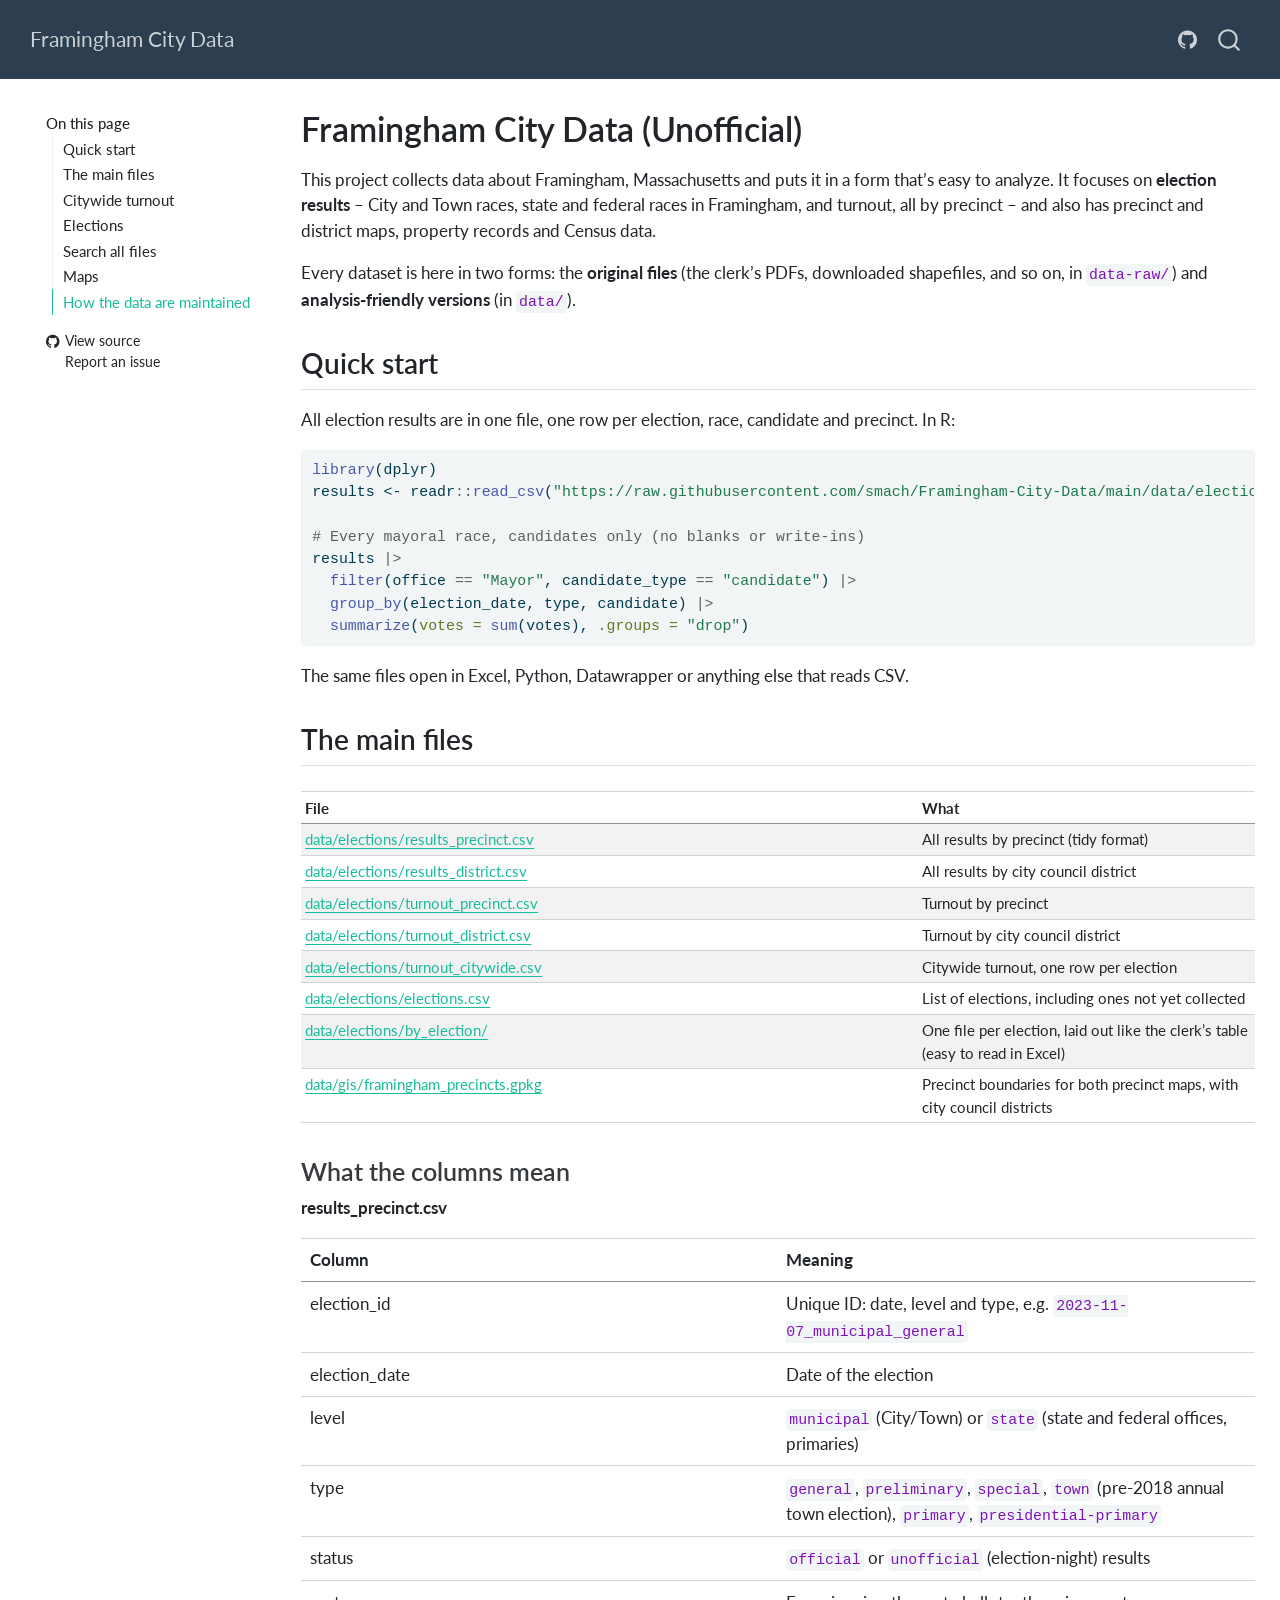
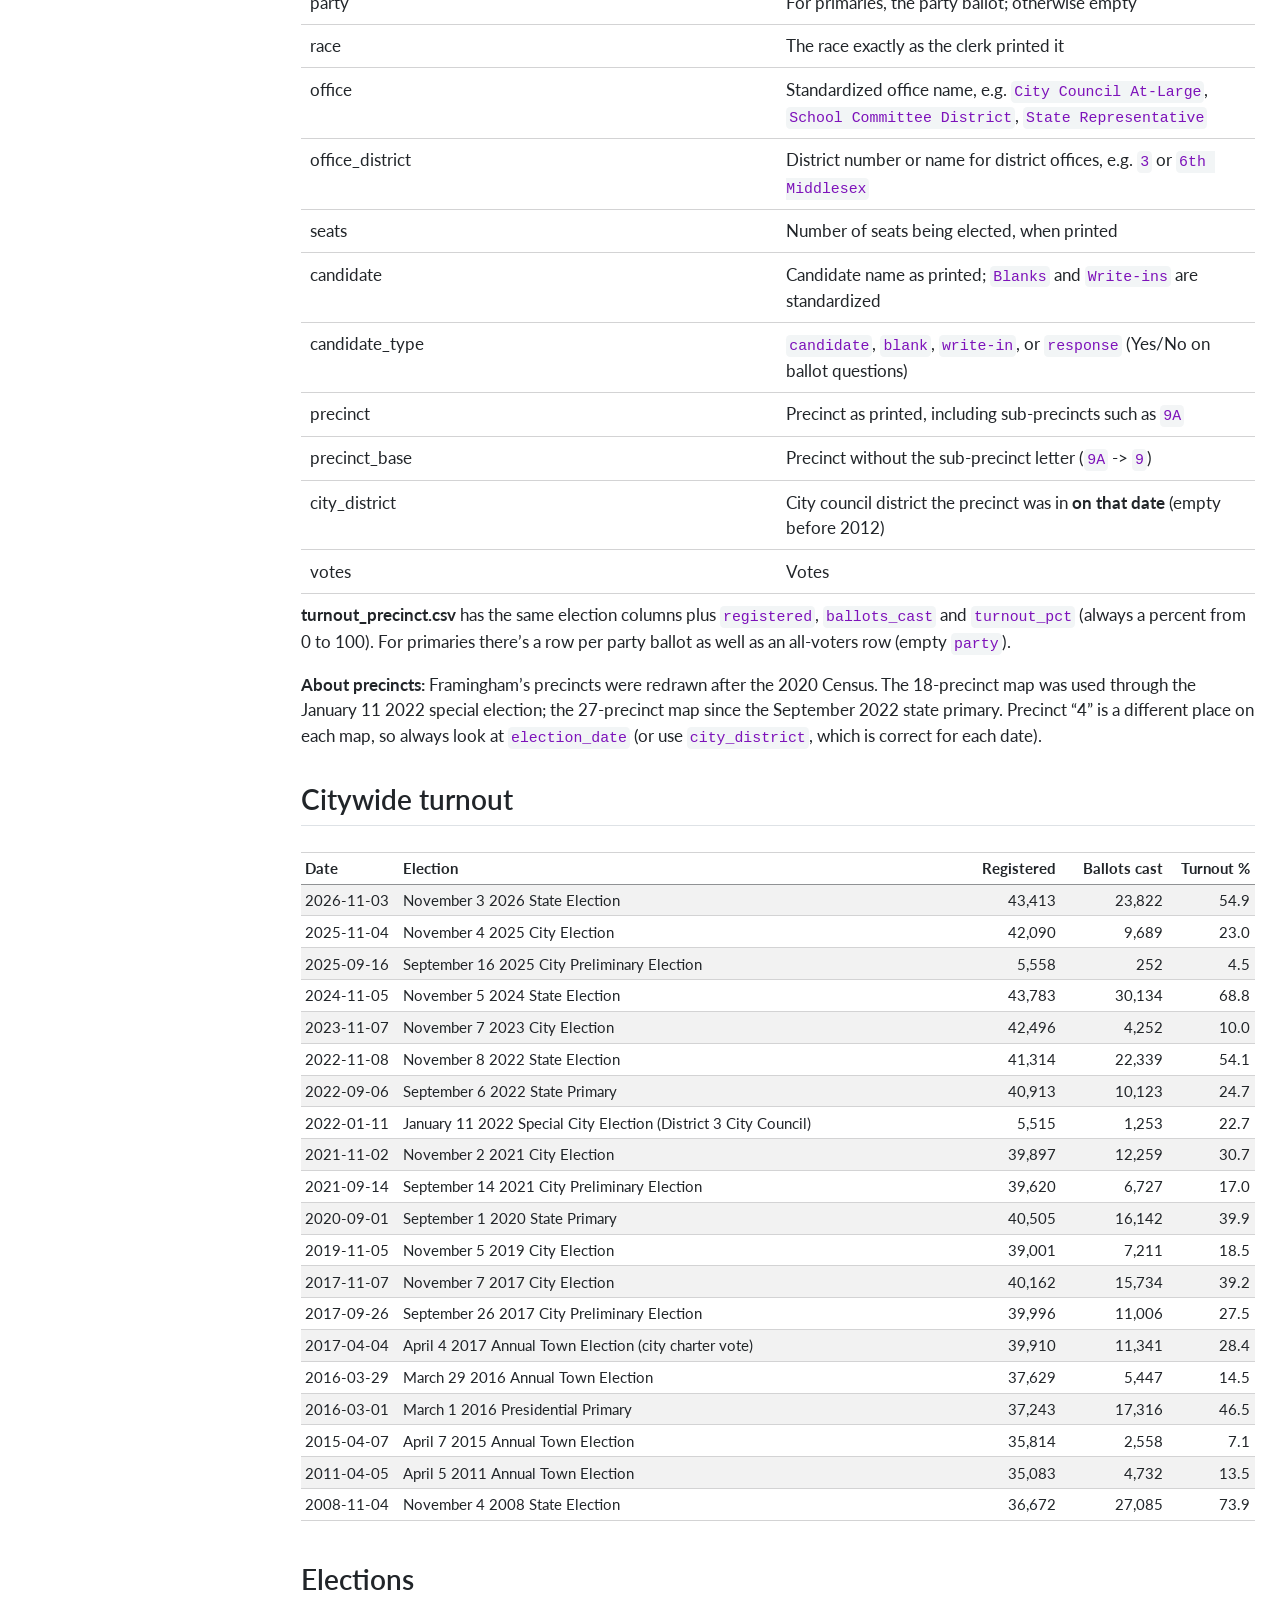
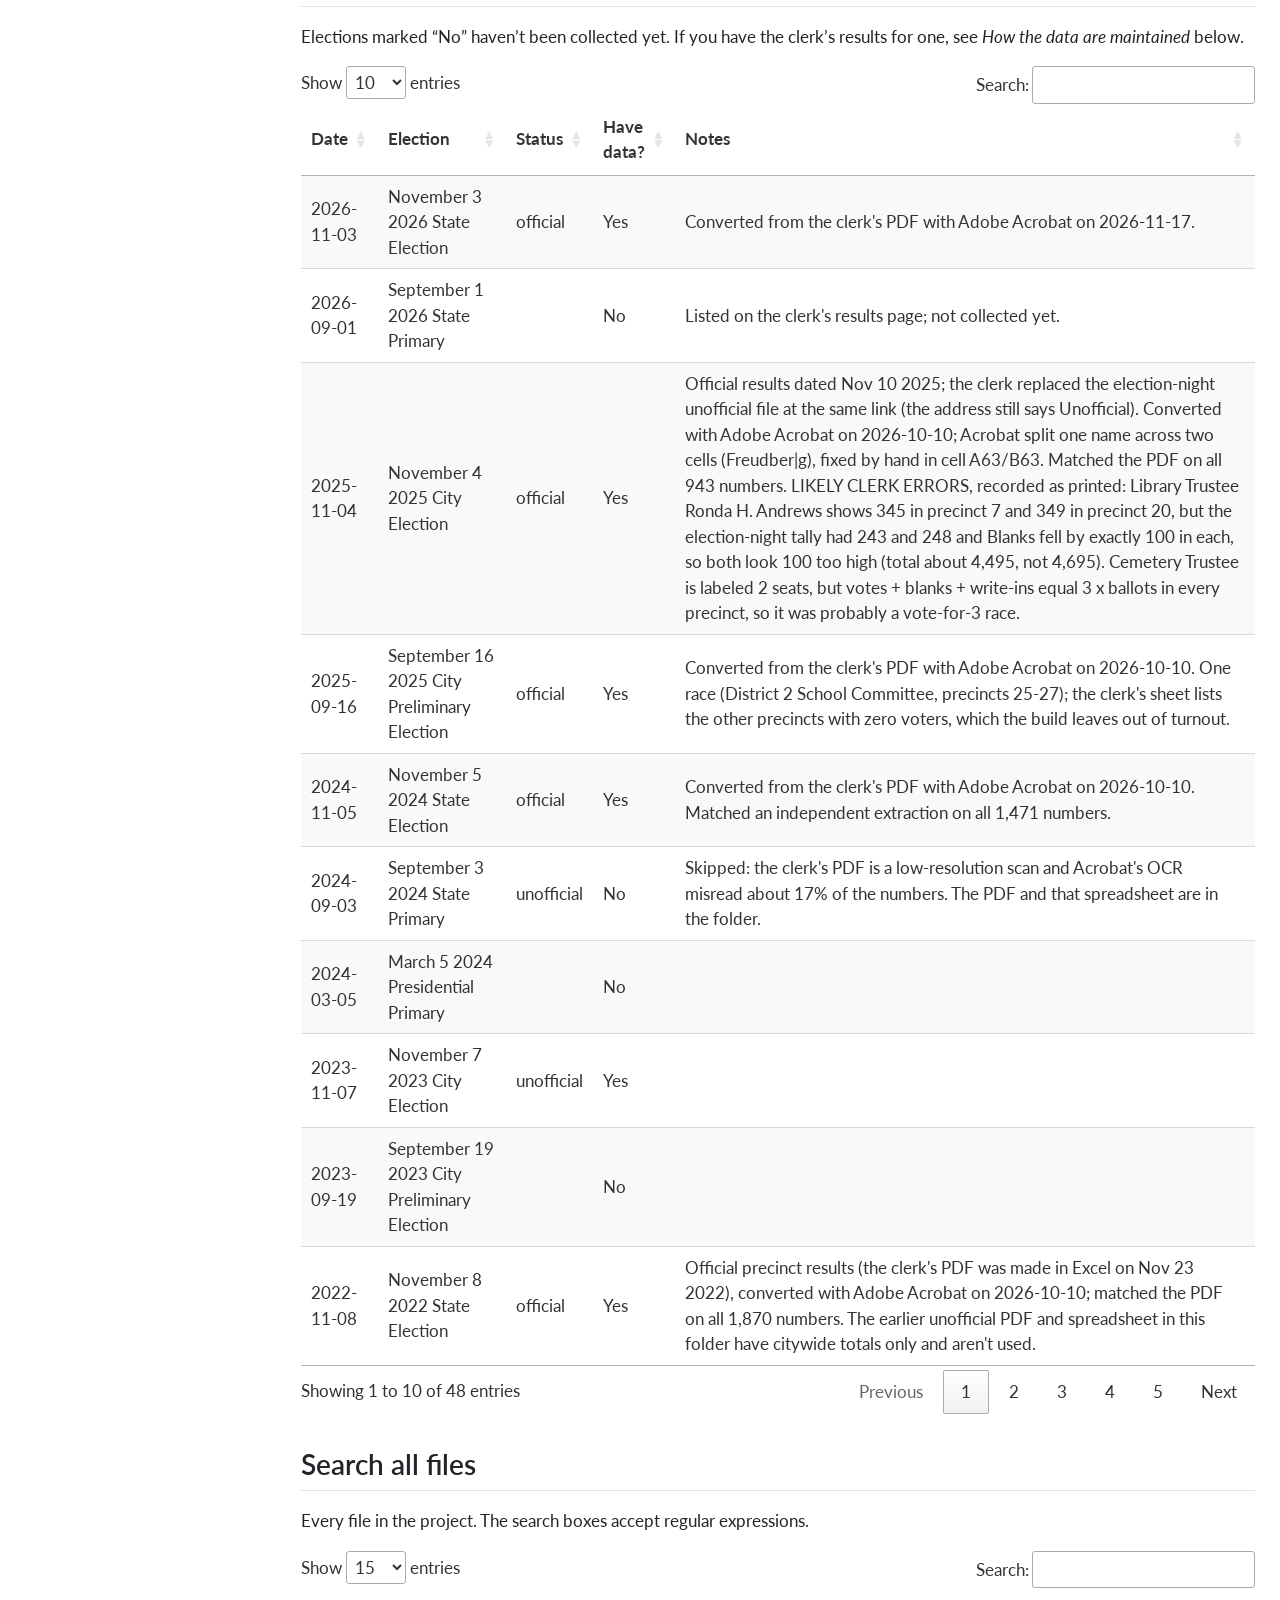
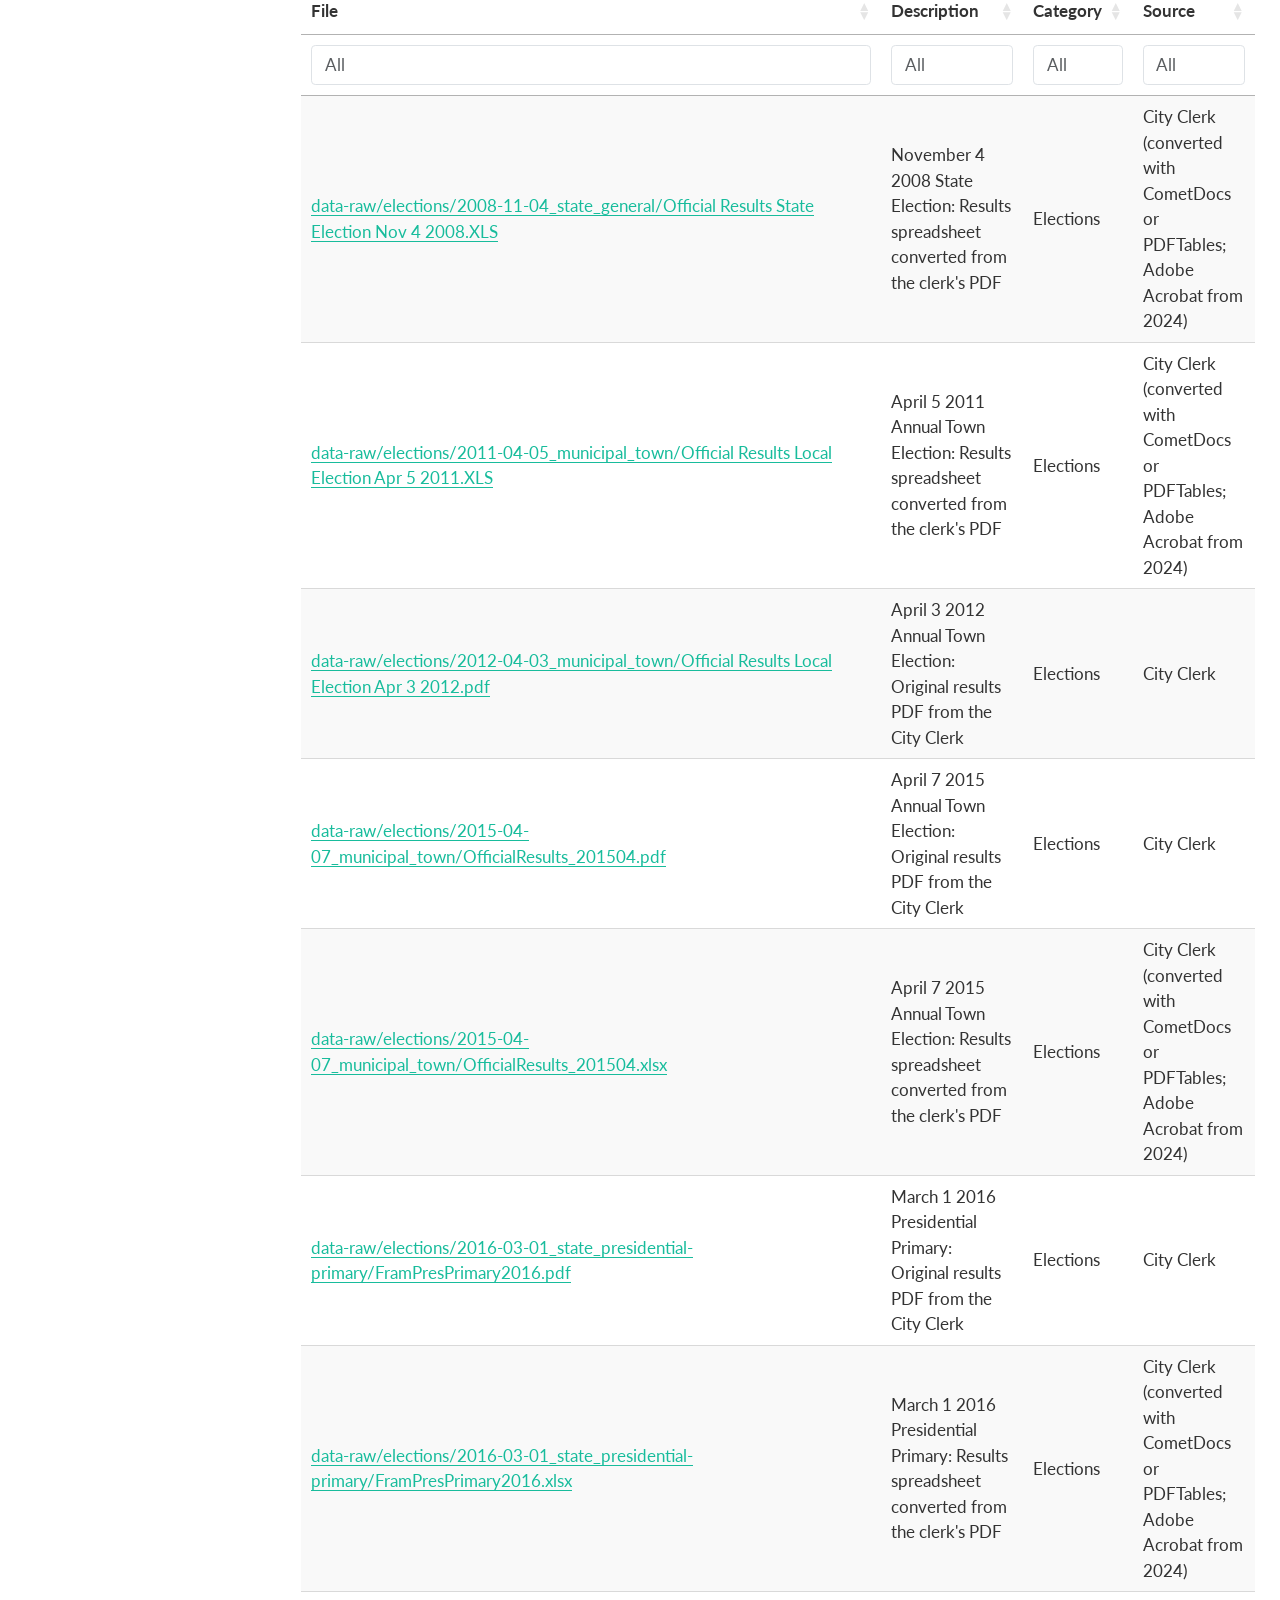
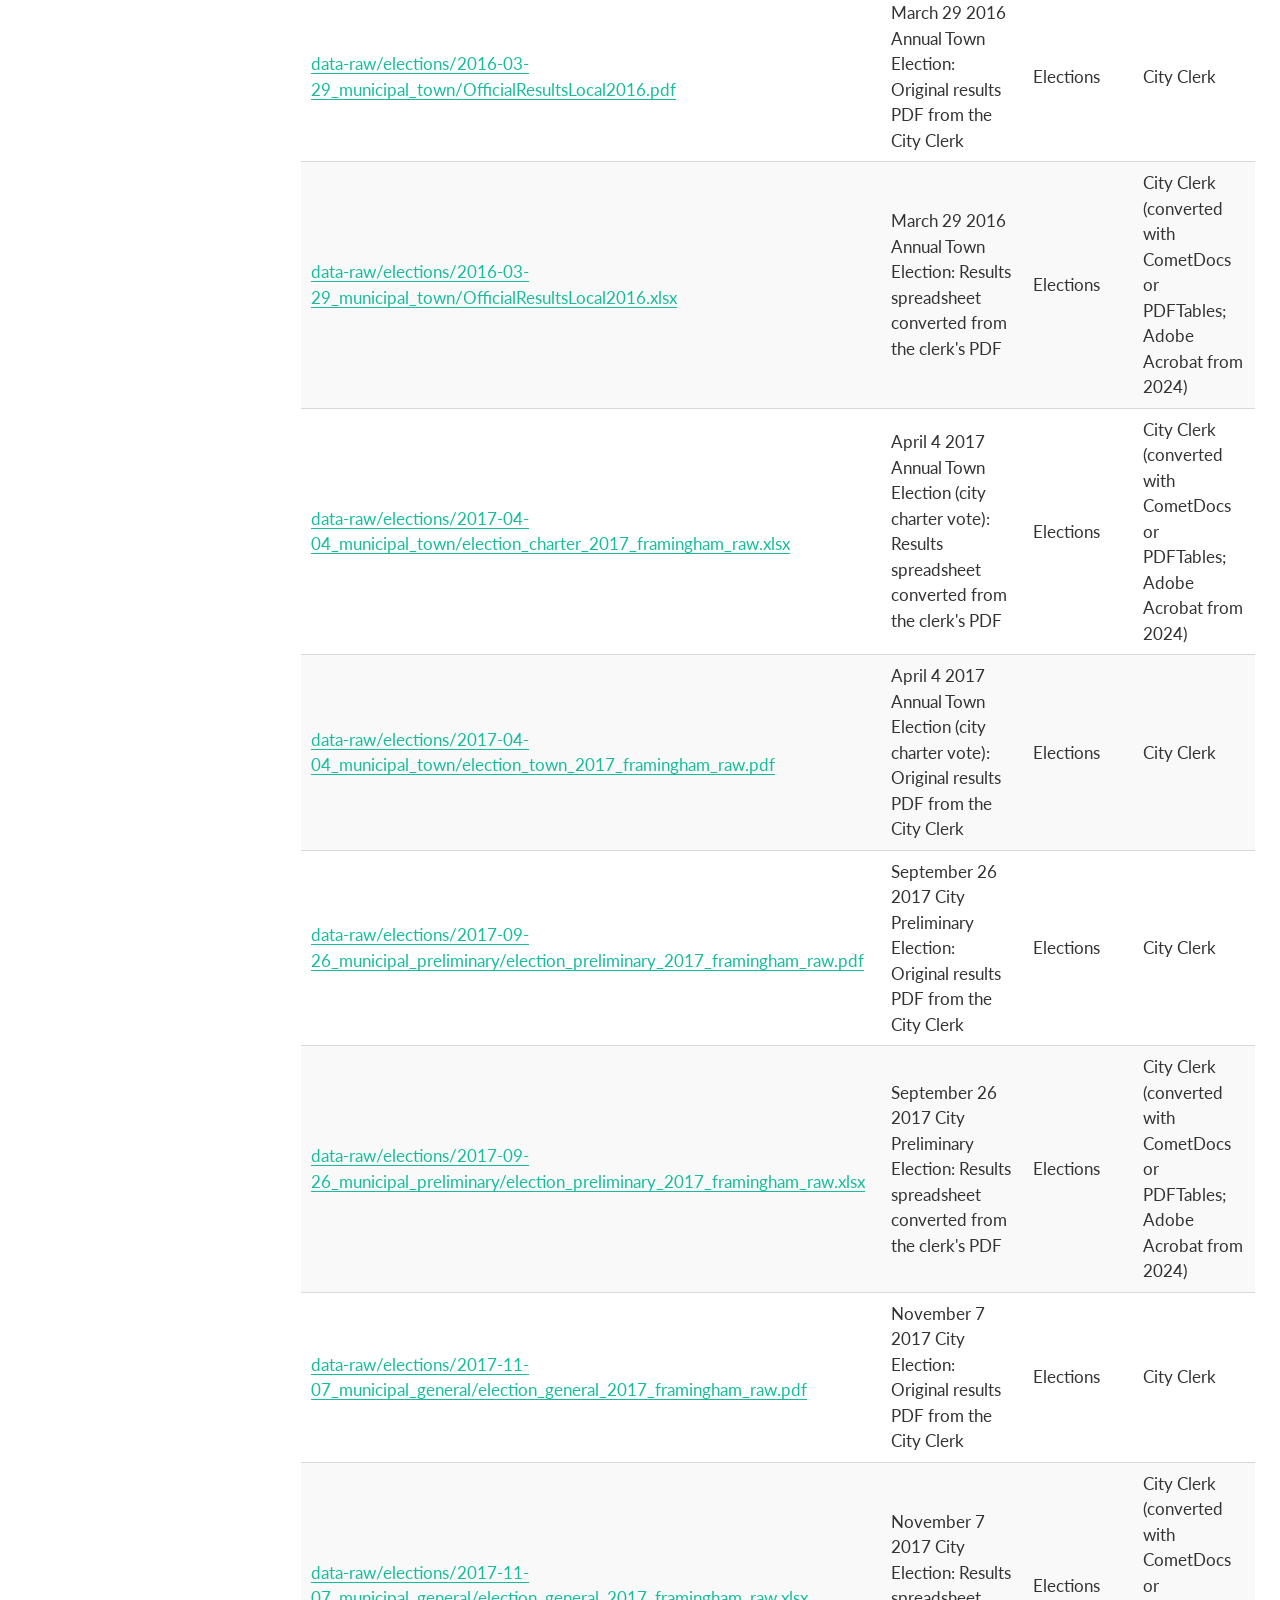
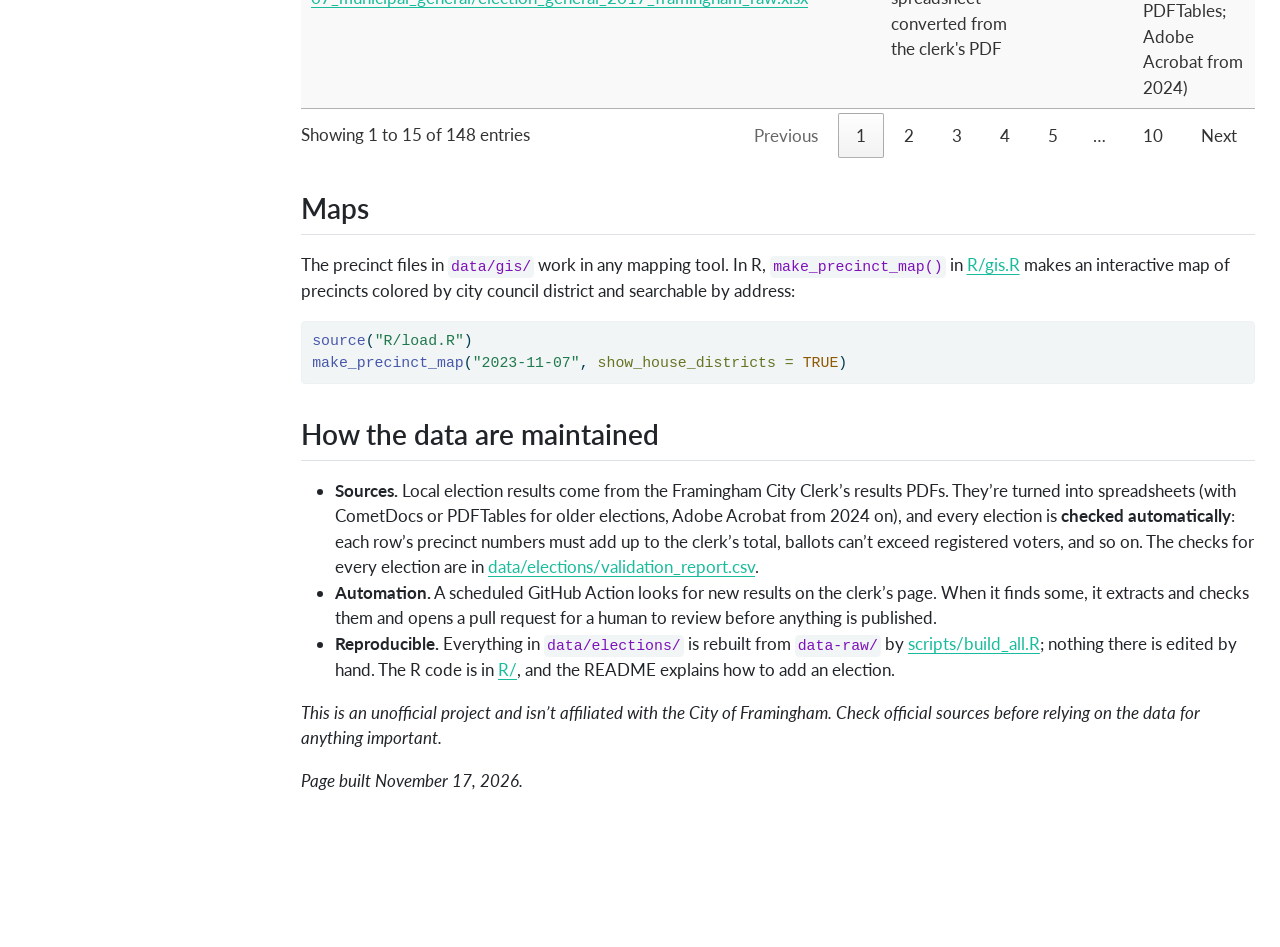
<file: docs/index.html>
<!DOCTYPE html>
<html xmlns="http://www.w3.org/1999/xhtml" lang="en" xml:lang="en"><head>

<meta charset="utf-8">
<meta name="generator" content="quarto-1.11.9">

<meta name="viewport" content="width=device-width, initial-scale=1.0, user-scalable=yes">


<title>Framingham City Data (Unofficial) – Framingham City Data</title>
<style>
/* Default styles provided by pandoc.
** See https://pandoc.org/MANUAL.html#variables-for-html for config info.
*/
span.smallcaps{font-variant: small-caps;}
div.columns{display: flex; gap: 1.5em;}
div.column{flex: auto;}
@media screen {
div.columns{gap: min(4vw, 1.5em);}
div.column{overflow-x: auto;}
}
div.hanging-indent{margin-left: 1.5em; text-indent: -1.5em;}
ul.task-list{list-style: none;}
ul.task-list li input[type="checkbox"] {
  width: 0.8em;
  margin: 0 0.8em 0.2em -1em; /* quarto-specific, see https://github.com/quarto-dev/quarto-cli/issues/4556 */ 
  vertical-align: middle;
}
/* CSS for syntax highlighting */
html { -webkit-text-size-adjust: 100%; }
pre > code.sourceCode { white-space: pre; position: relative; }
pre > code.sourceCode > span { display: inline-block; line-height: 1.25; }
pre > code.sourceCode > span:empty { height: 1.2em; }
.sourceCode { overflow: visible; }
code.sourceCode > span { color: inherit; text-decoration: inherit; }
div.sourceCode { margin: 1em 0; }
pre.sourceCode { margin: 0; }
@media screen {
div.sourceCode { overflow: auto; }
}
@media print {
pre > code.sourceCode { white-space: pre-wrap; }
pre > code.sourceCode > span { text-indent: -5em; padding-left: 5em; }
}
pre.numberSource code
  { counter-reset: source-line 0; }
pre.numberSource code > span
  { position: relative; left: -4em; counter-increment: source-line; }
pre.numberSource code > span > a:first-child::before
  { content: counter(source-line);
    position: relative; left: -1em; text-align: right; vertical-align: baseline;
    border: none; display: inline-block;
    -webkit-touch-callout: none; -webkit-user-select: none;
    -khtml-user-select: none; -moz-user-select: none;
    -ms-user-select: none; user-select: none;
    padding: 0 4px; width: 4em;
  }
pre.numberSource { margin-left: 3em;  padding-left: 4px; }
div.sourceCode
  {   }
@media screen {
pre > code.sourceCode > span > a:first-child::before { text-decoration: underline; }
}
</style>


<script src="site_libs/quarto-nav/quarto-nav.js"></script>
<script src="site_libs/quarto-nav/headroom.min.js"></script>
<script src="site_libs/clipboard/clipboard.min.js"></script>
<script src="site_libs/quarto-search/autocomplete.umd.js"></script>
<script src="site_libs/quarto-search/fuse.min.js"></script>
<script src="site_libs/quarto-search/quarto-search.js"></script>
<meta name="quarto:offset" content="./">
<script src="site_libs/quarto-html/quarto.js" type="module"></script>
<script src="site_libs/quarto-html/tabsets/tabsets.js" type="module"></script>
<script src="site_libs/quarto-html/scrollable-regions/scrollable-regions.js" type="module"></script>
<script src="site_libs/quarto-html/popper.min.js"></script>
<script src="site_libs/quarto-html/tippy.umd.min.js"></script>
<script src="site_libs/quarto-html/anchor.min.js"></script>
<link href="site_libs/quarto-html/tippy.css" rel="stylesheet">
<link href="site_libs/quarto-html/quarto-syntax-highlighting-63b5708e65d6cd79cd7618c58d0c21e7.css" rel="stylesheet" id="quarto-text-highlighting-styles">
<script src="site_libs/bootstrap/bootstrap.min.js"></script>
<link href="site_libs/bootstrap/bootstrap-icons.css" rel="stylesheet">
<link href="site_libs/bootstrap/bootstrap-1895d770650154722f7722018adbf507.min.css" rel="stylesheet" append-hash="true" id="quarto-bootstrap" data-mode="light">
<script id="quarto-search-options" type="application/json">{
  "location": "navbar",
  "copy-button": false,
  "collapse-after": 3,
  "panel-placement": "end",
  "type": "overlay",
  "limit": 50,
  "keyboard-shortcut": [
    "f",
    "/",
    "s"
  ],
  "show-item-context": false,
  "language": {
    "search-no-results-text": "No results",
    "search-matching-documents-text": "matching documents",
    "search-copy-link-title": "Copy link to search",
    "search-hide-matches-text": "Hide additional matches",
    "search-more-match-text": "more match in this document",
    "search-more-matches-text": "more matches in this document",
    "search-clear-button-title": "Clear",
    "search-text-placeholder": "",
    "search-detached-cancel-button-title": "Cancel",
    "search-submit-button-title": "Submit",
    "search-label": "Search"
  }
}</script>
<link href="site_libs/htmltools-fill-0.5.9/fill.css" rel="stylesheet">
<script src="site_libs/htmlwidgets-1.6.4/htmlwidgets.js"></script>
<link href="site_libs/datatables-css-0.0.0/datatables-crosstalk.css" rel="stylesheet">
<script src="site_libs/datatables-binding-0.34.0/datatables.js"></script>
<script src="site_libs/jquery-3.6.0/jquery-3.6.0.min.js"></script>
<link href="site_libs/dt-core-1.13.6/css/jquery.dataTables.min.css" rel="stylesheet">
<link href="site_libs/dt-core-1.13.6/css/jquery.dataTables.extra.css" rel="stylesheet">
<script src="site_libs/dt-core-1.13.6/js/jquery.dataTables.min.js"></script>
<link href="site_libs/crosstalk-1.2.2/css/crosstalk.min.css" rel="stylesheet">
<script src="site_libs/crosstalk-1.2.2/js/crosstalk.min.js"></script>
<link href="site_libs/nouislider-7.0.10/jquery.nouislider.min.css" rel="stylesheet">
<script src="site_libs/nouislider-7.0.10/jquery.nouislider.min.js"></script>
<link href="site_libs/selectize-0.12.0/selectize.bootstrap3.css" rel="stylesheet">
<script src="site_libs/selectize-0.12.0/selectize.min.js"></script>


</head>

<body class="floating nav-fixed quarto-light"><a id="quarto-skip-link" class="visually-hidden-focusable" href="#quarto-document-content">Skip to main content</a>

<div id="quarto-search-results"></div>
  <header id="quarto-header" class="headroom fixed-top">
    <nav class="navbar navbar-expand-lg " data-bs-theme="dark" aria-label="Site">
      <div class="navbar-container container-fluid">
      <div class="navbar-brand-container mx-auto">
    <a class="navbar-brand" href="./index.html">
    <span class="navbar-title">Framingham City Data</span>
    </a>
  </div>
          <button class="navbar-toggler" type="button" data-bs-toggle="collapse" data-bs-target="#navbarCollapse" aria-controls="navbarCollapse" aria-expanded="false" aria-label="Toggle navigation" onclick="if (window.quartoToggleHeadroom) { window.quartoToggleHeadroom(); }">
  <span class="navbar-toggler-icon"></span>
</button>
          <div class="collapse navbar-collapse" id="navbarCollapse">
            <ul class="navbar-nav navbar-nav-scroll ms-auto">
  <li class="nav-item compact">
    <a class="nav-link" href="https://github.com/smach/Framingham-City-Data"> <i class="bi bi-github" role="img">
</i> 
<span class="menu-text"></span></a>
  </li>  
</ul>
          </div> <!-- /navcollapse -->
            <div class="quarto-navbar-tools">
</div>
            <div id="quarto-search" class="" title="Search"></div>
      </div> <!-- /container-fluid -->
    </nav>
</header>
<!-- content -->
<div id="quarto-content" class="quarto-container page-columns page-rows-contents page-layout-full page-navbar">
<!-- sidebar -->
  <nav id="quarto-sidebar" class="sidebar collapse collapse-horizontal quarto-sidebar-collapse-item sidebar-navigation floating overflow-auto" aria-label="Section">
    <nav id="TOC" role="doc-toc" aria-labelledby="toc-title" class="toc-active">
    <h2 id="toc-title">On this page</h2>
   
  <ul>
  <li><a href="#quick-start" id="toc-quick-start" class="nav-link active" data-scroll-target="#quick-start">Quick start</a></li>
  <li><a href="#the-main-files" id="toc-the-main-files" class="nav-link" data-scroll-target="#the-main-files">The main files</a>
  <ul class="collapse">
  <li><a href="#what-the-columns-mean" id="toc-what-the-columns-mean" class="nav-link" data-scroll-target="#what-the-columns-mean">What the columns mean</a></li>
  </ul></li>
  <li><a href="#citywide-turnout" id="toc-citywide-turnout" class="nav-link" data-scroll-target="#citywide-turnout">Citywide turnout</a></li>
  <li><a href="#elections" id="toc-elections" class="nav-link" data-scroll-target="#elections">Elections</a></li>
  <li><a href="#search-all-files" id="toc-search-all-files" class="nav-link" data-scroll-target="#search-all-files">Search all files</a></li>
  <li><a href="#maps" id="toc-maps" class="nav-link" data-scroll-target="#maps">Maps</a></li>
  <li><a href="#how-the-data-are-maintained" id="toc-how-the-data-are-maintained" class="nav-link" data-scroll-target="#how-the-data-are-maintained">How the data are maintained</a></li>
  </ul>
<div class="toc-actions"><ul><li><a href="https://github.com/smach/Framingham-City-Data/blob/main/index.qmd" class="toc-action"><i class="bi bi-github"></i>View source</a></li><li><a href="https://github.com/smach/Framingham-City-Data/issues/new" class="toc-action"><i class="bi empty"></i>Report an issue</a></li></ul></div></nav>
</nav>
<div id="quarto-sidebar-glass" class="quarto-sidebar-collapse-item" data-bs-toggle="collapse" data-bs-target=".quarto-sidebar-collapse-item"></div>
<!-- margin-sidebar -->
    <div id="quarto-margin-sidebar" class="sidebar margin-sidebar zindex-bottom">
    </div>
<!-- main -->
<main class="content column-page-right" id="quarto-document-content" tabindex="-1">

<header id="title-block-header" class="quarto-title-block default">
<div class="quarto-title">
<h1 class="title">Framingham City Data (Unofficial)</h1>
</div>



<div class="quarto-title-meta column-page-right">

    
  
    
  </div>
  


</header>


<p>This project collects data about Framingham, Massachusetts and puts it in a form that’s easy to analyze. It focuses on <strong>election results</strong> – City and Town races, state and federal races in Framingham, and turnout, all by precinct – and also has precinct and district maps, property records and Census data.</p>
<p>Every dataset is here in two forms: the <strong>original files</strong> (the clerk’s PDFs, downloaded shapefiles, and so on, in <code>data-raw/</code>) and <strong>analysis-friendly versions</strong> (in <code>data/</code>).</p>
<section id="quick-start" class="level2">
<h2 class="anchored" data-anchor-id="quick-start">Quick start</h2>
<p>All election results are in one file, one row per election, race, candidate and precinct. In R:</p>
<div class="cell">
<div class="code-copy-outer-scaffold"><div class="sourceCode cell-code" id="cb1"><pre class="sourceCode r code-with-copy"><code class="sourceCode r"><span id="cb1-1"><a href="#cb1-1" aria-hidden="true" tabindex="-1"></a><span class="fu">library</span>(dplyr)</span>
<span id="cb1-2"><a href="#cb1-2" aria-hidden="true" tabindex="-1"></a>results <span class="ot">&lt;-</span> readr<span class="sc">::</span><span class="fu">read_csv</span>(<span class="st">"https://raw.githubusercontent.com/smach/Framingham-City-Data/main/data/elections/results_precinct.csv"</span>)</span>
<span id="cb1-3"><a href="#cb1-3" aria-hidden="true" tabindex="-1"></a></span>
<span id="cb1-4"><a href="#cb1-4" aria-hidden="true" tabindex="-1"></a><span class="co"># Every mayoral race, candidates only (no blanks or write-ins)</span></span>
<span id="cb1-5"><a href="#cb1-5" aria-hidden="true" tabindex="-1"></a>results <span class="sc">|&gt;</span></span>
<span id="cb1-6"><a href="#cb1-6" aria-hidden="true" tabindex="-1"></a>  <span class="fu">filter</span>(office <span class="sc">==</span> <span class="st">"Mayor"</span>, candidate_type <span class="sc">==</span> <span class="st">"candidate"</span>) <span class="sc">|&gt;</span></span>
<span id="cb1-7"><a href="#cb1-7" aria-hidden="true" tabindex="-1"></a>  <span class="fu">group_by</span>(election_date, type, candidate) <span class="sc">|&gt;</span></span>
<span id="cb1-8"><a href="#cb1-8" aria-hidden="true" tabindex="-1"></a>  <span class="fu">summarize</span>(<span class="at">votes =</span> <span class="fu">sum</span>(votes), <span class="at">.groups =</span> <span class="st">"drop"</span>)</span></code></pre></div><button title="Copy to Clipboard" class="code-copy-button"><i class="bi"></i></button></div>
</div>
<p>The same files open in Excel, Python, Datawrapper or anything else that reads CSV.</p>
</section>
<section id="the-main-files" class="level2">
<h2 class="anchored" data-anchor-id="the-main-files">The main files</h2>
<div class="cell">
<div class="cell-output-display">
<table class="caption-top table table-sm table-striped small">
<colgroup>
<col style="width: 64%">
<col style="width: 35%">
</colgroup>
<thead>
<tr class="header">
<th style="text-align: left;">File</th>
<th style="text-align: left;">What</th>
</tr>
</thead>
<tbody>
<tr class="odd">
<td style="text-align: left;"><a href="https://github.com/smach/Framingham-City-Data/blob/main/data/elections/results_precinct.csv">data/elections/results_precinct.csv</a></td>
<td style="text-align: left;">All results by precinct (tidy format)</td>
</tr>
<tr class="even">
<td style="text-align: left;"><a href="https://github.com/smach/Framingham-City-Data/blob/main/data/elections/results_district.csv">data/elections/results_district.csv</a></td>
<td style="text-align: left;">All results by city council district</td>
</tr>
<tr class="odd">
<td style="text-align: left;"><a href="https://github.com/smach/Framingham-City-Data/blob/main/data/elections/turnout_precinct.csv">data/elections/turnout_precinct.csv</a></td>
<td style="text-align: left;">Turnout by precinct</td>
</tr>
<tr class="even">
<td style="text-align: left;"><a href="https://github.com/smach/Framingham-City-Data/blob/main/data/elections/turnout_district.csv">data/elections/turnout_district.csv</a></td>
<td style="text-align: left;">Turnout by city council district</td>
</tr>
<tr class="odd">
<td style="text-align: left;"><a href="https://github.com/smach/Framingham-City-Data/blob/main/data/elections/turnout_citywide.csv">data/elections/turnout_citywide.csv</a></td>
<td style="text-align: left;">Citywide turnout, one row per election</td>
</tr>
<tr class="even">
<td style="text-align: left;"><a href="https://github.com/smach/Framingham-City-Data/blob/main/data/elections/elections.csv">data/elections/elections.csv</a></td>
<td style="text-align: left;">List of elections, including ones not yet collected</td>
</tr>
<tr class="odd">
<td style="text-align: left;"><a href="https://github.com/smach/Framingham-City-Data/blob/main/data/elections/by_election/">data/elections/by_election/</a></td>
<td style="text-align: left;">One file per election, laid out like the clerk’s table (easy to read in Excel)</td>
</tr>
<tr class="even">
<td style="text-align: left;"><a href="https://github.com/smach/Framingham-City-Data/blob/main/data/gis/framingham_precincts.gpkg">data/gis/framingham_precincts.gpkg</a></td>
<td style="text-align: left;">Precinct boundaries for both precinct maps, with city council districts</td>
</tr>
</tbody>
</table>
</div>
</div>
<section id="what-the-columns-mean" class="level3">
<h3 class="anchored" data-anchor-id="what-the-columns-mean">What the columns mean</h3>
<p><strong>results_precinct.csv</strong></p>
<table class="caption-top table">
<colgroup>
<col style="width: 50%">
<col style="width: 50%">
</colgroup>
<thead>
<tr class="header">
<th>Column</th>
<th>Meaning</th>
</tr>
</thead>
<tbody>
<tr class="odd">
<td>election_id</td>
<td>Unique ID: date, level and type, e.g.&nbsp;<code>2023-11-07_municipal_general</code></td>
</tr>
<tr class="even">
<td>election_date</td>
<td>Date of the election</td>
</tr>
<tr class="odd">
<td>level</td>
<td><code>municipal</code> (City/Town) or <code>state</code> (state and federal offices, primaries)</td>
</tr>
<tr class="even">
<td>type</td>
<td><code>general</code>, <code>preliminary</code>, <code>special</code>, <code>town</code> (pre-2018 annual town election), <code>primary</code>, <code>presidential-primary</code></td>
</tr>
<tr class="odd">
<td>status</td>
<td><code>official</code> or <code>unofficial</code> (election-night) results</td>
</tr>
<tr class="even">
<td>party</td>
<td>For primaries, the party ballot; otherwise empty</td>
</tr>
<tr class="odd">
<td>race</td>
<td>The race exactly as the clerk printed it</td>
</tr>
<tr class="even">
<td>office</td>
<td>Standardized office name, e.g.&nbsp;<code>City Council At-Large</code>, <code>School Committee District</code>, <code>State Representative</code></td>
</tr>
<tr class="odd">
<td>office_district</td>
<td>District number or name for district offices, e.g.&nbsp;<code>3</code> or <code>6th Middlesex</code></td>
</tr>
<tr class="even">
<td>seats</td>
<td>Number of seats being elected, when printed</td>
</tr>
<tr class="odd">
<td>candidate</td>
<td>Candidate name as printed; <code>Blanks</code> and <code>Write-ins</code> are standardized</td>
</tr>
<tr class="even">
<td>candidate_type</td>
<td><code>candidate</code>, <code>blank</code>, <code>write-in</code>, or <code>response</code> (Yes/No on ballot questions)</td>
</tr>
<tr class="odd">
<td>precinct</td>
<td>Precinct as printed, including sub-precincts such as <code>9A</code></td>
</tr>
<tr class="even">
<td>precinct_base</td>
<td>Precinct without the sub-precinct letter (<code>9A</code> -&gt; <code>9</code>)</td>
</tr>
<tr class="odd">
<td>city_district</td>
<td>City council district the precinct was in <strong>on that date</strong> (empty before 2012)</td>
</tr>
<tr class="even">
<td>votes</td>
<td>Votes</td>
</tr>
</tbody>
</table>
<p><strong>turnout_precinct.csv</strong> has the same election columns plus <code>registered</code>, <code>ballots_cast</code> and <code>turnout_pct</code> (always a percent from 0 to 100). For primaries there’s a row per party ballot as well as an all-voters row (empty <code>party</code>).</p>
<p><strong>About precincts:</strong> Framingham’s precincts were redrawn after the 2020 Census. The 18-precinct map was used through the January 11 2022 special election; the 27-precinct map since the September 2022 state primary. Precinct “4” is a different place on each map, so always look at <code>election_date</code> (or use <code>city_district</code>, which is correct for each date).</p>
</section>
</section>
<section id="citywide-turnout" class="level2">
<h2 class="anchored" data-anchor-id="citywide-turnout">Citywide turnout</h2>
<div class="cell">
<div class="cell-output-display">
<table class="caption-top table table-sm table-striped small">
<colgroup>
<col style="width: 10%">
<col style="width: 58%">
<col style="width: 10%">
<col style="width: 11%">
<col style="width: 9%">
</colgroup>
<thead>
<tr class="header">
<th style="text-align: left;">Date</th>
<th style="text-align: left;">Election</th>
<th style="text-align: right;">Registered</th>
<th style="text-align: right;">Ballots cast</th>
<th style="text-align: right;">Turnout %</th>
</tr>
</thead>
<tbody>
<tr class="odd">
<td style="text-align: left;">2026-11-03</td>
<td style="text-align: left;">November 3 2026 State Election</td>
<td style="text-align: right;">43,413</td>
<td style="text-align: right;">23,822</td>
<td style="text-align: right;">54.9</td>
</tr>
<tr class="even">
<td style="text-align: left;">2025-11-04</td>
<td style="text-align: left;">November 4 2025 City Election</td>
<td style="text-align: right;">42,090</td>
<td style="text-align: right;">9,689</td>
<td style="text-align: right;">23.0</td>
</tr>
<tr class="odd">
<td style="text-align: left;">2025-09-16</td>
<td style="text-align: left;">September 16 2025 City Preliminary Election</td>
<td style="text-align: right;">5,558</td>
<td style="text-align: right;">252</td>
<td style="text-align: right;">4.5</td>
</tr>
<tr class="even">
<td style="text-align: left;">2024-11-05</td>
<td style="text-align: left;">November 5 2024 State Election</td>
<td style="text-align: right;">43,783</td>
<td style="text-align: right;">30,134</td>
<td style="text-align: right;">68.8</td>
</tr>
<tr class="odd">
<td style="text-align: left;">2023-11-07</td>
<td style="text-align: left;">November 7 2023 City Election</td>
<td style="text-align: right;">42,496</td>
<td style="text-align: right;">4,252</td>
<td style="text-align: right;">10.0</td>
</tr>
<tr class="even">
<td style="text-align: left;">2022-11-08</td>
<td style="text-align: left;">November 8 2022 State Election</td>
<td style="text-align: right;">41,314</td>
<td style="text-align: right;">22,339</td>
<td style="text-align: right;">54.1</td>
</tr>
<tr class="odd">
<td style="text-align: left;">2022-09-06</td>
<td style="text-align: left;">September 6 2022 State Primary</td>
<td style="text-align: right;">40,913</td>
<td style="text-align: right;">10,123</td>
<td style="text-align: right;">24.7</td>
</tr>
<tr class="even">
<td style="text-align: left;">2022-01-11</td>
<td style="text-align: left;">January 11 2022 Special City Election (District 3 City Council)</td>
<td style="text-align: right;">5,515</td>
<td style="text-align: right;">1,253</td>
<td style="text-align: right;">22.7</td>
</tr>
<tr class="odd">
<td style="text-align: left;">2021-11-02</td>
<td style="text-align: left;">November 2 2021 City Election</td>
<td style="text-align: right;">39,897</td>
<td style="text-align: right;">12,259</td>
<td style="text-align: right;">30.7</td>
</tr>
<tr class="even">
<td style="text-align: left;">2021-09-14</td>
<td style="text-align: left;">September 14 2021 City Preliminary Election</td>
<td style="text-align: right;">39,620</td>
<td style="text-align: right;">6,727</td>
<td style="text-align: right;">17.0</td>
</tr>
<tr class="odd">
<td style="text-align: left;">2020-09-01</td>
<td style="text-align: left;">September 1 2020 State Primary</td>
<td style="text-align: right;">40,505</td>
<td style="text-align: right;">16,142</td>
<td style="text-align: right;">39.9</td>
</tr>
<tr class="even">
<td style="text-align: left;">2019-11-05</td>
<td style="text-align: left;">November 5 2019 City Election</td>
<td style="text-align: right;">39,001</td>
<td style="text-align: right;">7,211</td>
<td style="text-align: right;">18.5</td>
</tr>
<tr class="odd">
<td style="text-align: left;">2017-11-07</td>
<td style="text-align: left;">November 7 2017 City Election</td>
<td style="text-align: right;">40,162</td>
<td style="text-align: right;">15,734</td>
<td style="text-align: right;">39.2</td>
</tr>
<tr class="even">
<td style="text-align: left;">2017-09-26</td>
<td style="text-align: left;">September 26 2017 City Preliminary Election</td>
<td style="text-align: right;">39,996</td>
<td style="text-align: right;">11,006</td>
<td style="text-align: right;">27.5</td>
</tr>
<tr class="odd">
<td style="text-align: left;">2017-04-04</td>
<td style="text-align: left;">April 4 2017 Annual Town Election (city charter vote)</td>
<td style="text-align: right;">39,910</td>
<td style="text-align: right;">11,341</td>
<td style="text-align: right;">28.4</td>
</tr>
<tr class="even">
<td style="text-align: left;">2016-03-29</td>
<td style="text-align: left;">March 29 2016 Annual Town Election</td>
<td style="text-align: right;">37,629</td>
<td style="text-align: right;">5,447</td>
<td style="text-align: right;">14.5</td>
</tr>
<tr class="odd">
<td style="text-align: left;">2016-03-01</td>
<td style="text-align: left;">March 1 2016 Presidential Primary</td>
<td style="text-align: right;">37,243</td>
<td style="text-align: right;">17,316</td>
<td style="text-align: right;">46.5</td>
</tr>
<tr class="even">
<td style="text-align: left;">2015-04-07</td>
<td style="text-align: left;">April 7 2015 Annual Town Election</td>
<td style="text-align: right;">35,814</td>
<td style="text-align: right;">2,558</td>
<td style="text-align: right;">7.1</td>
</tr>
<tr class="odd">
<td style="text-align: left;">2011-04-05</td>
<td style="text-align: left;">April 5 2011 Annual Town Election</td>
<td style="text-align: right;">35,083</td>
<td style="text-align: right;">4,732</td>
<td style="text-align: right;">13.5</td>
</tr>
<tr class="even">
<td style="text-align: left;">2008-11-04</td>
<td style="text-align: left;">November 4 2008 State Election</td>
<td style="text-align: right;">36,672</td>
<td style="text-align: right;">27,085</td>
<td style="text-align: right;">73.9</td>
</tr>
</tbody>
</table>
</div>
</div>
</section>
<section id="elections" class="level2">
<h2 class="anchored" data-anchor-id="elections">Elections</h2>
<p>Elections marked “No” haven’t been collected yet. If you have the clerk’s results for one, see <em>How the data are maintained</em> below.</p>
<div class="cell">
<div class="cell-output-display">
<div class="datatables html-widget html-fill-item" id="htmlwidget-f833959735d9e41c5fb9" style="width:100%;height:auto;"></div>
<script type="application/json" data-for="htmlwidget-f833959735d9e41c5fb9">{"x":{"filter":"none","vertical":false,"data":[["2026-11-03","2026-09-01","2025-11-04","2025-09-16","2024-11-05","2024-09-03","2024-03-05","2023-11-07","2023-09-19","2022-11-08","2022-09-06","2022-01-11","2021-11-02","2021-09-14","2020-11-03","2020-09-01","2020-03-03","2019-11-05","2019-09-17","2018-12-11","2018-11-06","2018-09-04","2017-11-07","2017-09-26","2017-04-04","2016-11-08","2016-09-08","2016-03-29","2016-03-01","2015-04-07","2014-11-04","2014-09-09","2014-04-01","2013-12-10","2013-10-15","2013-06-25","2013-04-30","2013-04-09","2012-11-06","2012-09-06","2012-04-03","2012-03-06","2011-04-05","2010-11-02","2010-09-14","2010-04-13","2010-01-19","2008-11-04"],["November 3 2026 State Election","September 1 2026 State Primary","November 4 2025 City Election","September 16 2025 City Preliminary Election","November 5 2024 State Election","September 3 2024 State Primary","March 5 2024 Presidential Primary","November 7 2023 City Election","September 19 2023 City Preliminary Election","November 8 2022 State Election","September 6 2022 State Primary","January 11 2022 Special City Election (District 3 City Council)","November 2 2021 City Election","September 14 2021 City Preliminary Election","November 3 2020 State Election","September 1 2020 State Primary","March 3 2020 Presidential Primary","November 5 2019 City Election","September 17 2019 City Preliminary Election","December 11 2018 Special Election","November 6 2018 State Election","September 4 2018 State Primary","November 7 2017 City Election","September 26 2017 City Preliminary Election","April 4 2017 Annual Town Election (city charter vote)","November 8 2016 State Election","September 8 2016 State Primary","March 29 2016 Annual Town Election","March 1 2016 Presidential Primary","April 7 2015 Annual Town Election","November 4 2014 State Election","September 9 2014 State Primary","April 1 2014 Town Election","December 10 2013 Special State Election","October 15 2013 Special State Primary","June 25 2013 Special State Election","April 30 2013 Special State Primary","April 9 2013 Town Election","November 6 2012 State Election","September 6 2012 State Primary","April 3 2012 Annual Town Election","March 6 2012 Presidential Primary","April 5 2011 Annual Town Election","November 2 2010 State Election","September 14 2010 State Primary","April 13 2010 Town Election","January 19 2010 Special State Election","November 4 2008 State Election"],["official","","official","official","official","unofficial","","unofficial","","official","unofficial","official","official","official","","official","","official","","","","","official","official","official","","","official","official","official","","","","","","","","","","","official","","official","","","","","official"],["Yes","No","Yes","Yes","Yes","No","No","Yes","No","Yes","Yes","Yes","Yes","Yes","No","Yes","No","Yes","No","No","No","No","Yes","Yes","Yes","No","No","Yes","Yes","Yes","No","No","No","No","No","No","No","No","No","No","No","No","Yes","No","No","No","No","Yes"],["Converted from the clerk's PDF with Adobe Acrobat on 2026-11-17.","Listed on the clerk's results page; not collected yet.","Official results dated Nov 10 2025; the clerk replaced the election-night unofficial file at the same link (the address still says Unofficial). Converted with Adobe Acrobat on 2026-10-10; Acrobat split one name across two cells (Freudber|g), fixed by hand in cell A63/B63. Matched the PDF on all 943 numbers. LIKELY CLERK ERRORS, recorded as printed: Library Trustee Ronda H. Andrews shows 345 in precinct 7 and 349 in precinct 20, but the election-night tally had 243 and 248 and Blanks fell by exactly 100 in each, so both look 100 too high (total about 4,495, not 4,695). Cemetery Trustee is labeled 2 seats, but votes + blanks + write-ins equal 3 x ballots in every precinct, so it was probably a vote-for-3 race.","Converted from the clerk's PDF with Adobe Acrobat on 2026-10-10. One race (District 2 School Committee, precincts 25-27); the clerk's sheet lists the other precincts with zero voters, which the build leaves out of turnout.","Converted from the clerk's PDF with Adobe Acrobat on 2026-10-10. Matched an independent extraction on all 1,471 numbers.","Skipped: the clerk's PDF is a low-resolution scan and Acrobat's OCR misread about 17% of the numbers. The PDF and that spreadsheet are in the folder.","","","","Official precinct results (the clerk's PDF was made in Excel on Nov 23 2022), converted with Adobe Acrobat on 2026-10-10; matched the PDF on all 1,870 numbers. The earlier unofficial PDF and spreadsheet in this folder have citywide totals only and aren't used.","First election with the post-2020-Census precinct map (27 precincts plus sub-precincts).","Older files and scripts called this the 2021 special election; the clerk's results are dated January 11 2022. Uses the pre-2022 precinct map.","","","","","","Turnout is in a separate summaries spreadsheet.","","Listed on the clerk's results page; not collected yet. Level (municipal) guessed from the link text; check.","","","","","Only the charter question has been converted to a spreadsheet; the full results are in the PDF.","","","Pre-city town election. Includes Town Meeting member races by precinct.","","Pre-city town election. Includes Town Meeting member races by precinct.","Listed on the clerk's results page; not collected yet.","Listed on the clerk's results page; not collected yet.","Listed on the clerk's results page; not collected yet.","Listed on the clerk's results page; not collected yet.","Listed on the clerk's results page; not collected yet.","Listed on the clerk's results page; not collected yet.","Listed on the clerk's results page; not collected yet.","Listed on the clerk's results page; not collected yet.","Listed on the clerk's results page; not collected yet.","Listed on the clerk's results page; not collected yet.","PDF only; convert it to Excel in Adobe Acrobat and run scripts/add_election.R (see the README).","Listed on the clerk's results page; not collected yet.","Pre-city town election; pre-2012 precinct boundaries. Town Meeting races are on other sheets and not processed.","Listed on the clerk's results page; not collected yet.","Listed on the clerk's results page; not collected yet.","Listed on the clerk's results page; not collected yet.","Listed on the clerk's results page; not collected yet.","Pre-2012 precinct boundaries; city districts not assigned."]],"container":"<table class=\"display\">\n  <thead>\n    <tr>\n      <th>Date<\/th>\n      <th>Election<\/th>\n      <th>Status<\/th>\n      <th>Have data?<\/th>\n      <th>Notes<\/th>\n    <\/tr>\n  <\/thead>\n<\/table>","options":{"pageLength":10,"columnDefs":[{"name":"Date","targets":0},{"name":"Election","targets":1},{"name":"Status","targets":2},{"name":"Have data?","targets":3},{"name":"Notes","targets":4}],"order":[],"autoWidth":false,"orderClasses":false}},"evals":[],"jsHooks":[]}</script>
</div>
</div>
</section>
<section id="search-all-files" class="level2">
<h2 class="anchored" data-anchor-id="search-all-files">Search all files</h2>
<p>Every file in the project. The search boxes accept regular expressions.</p>
<div class="cell">
<div class="cell-output-display">
<div class="datatables html-widget html-fill-item" id="htmlwidget-1c8288c5d42b091b5077" style="width:100%;height:auto;"></div>
<script type="application/json" data-for="htmlwidget-1c8288c5d42b091b5077">{"x":{"filter":"top","vertical":false,"filterHTML":"<tr>\n  <td data-type=\"character\" style=\"vertical-align: top;\">\n    <div class=\"form-group has-feedback\" style=\"margin-bottom: auto;\">\n      <input type=\"search\" placeholder=\"All\" class=\"form-control\" style=\"width: 100%;\"/>\n      <span class=\"glyphicon glyphicon-remove-circle form-control-feedback\"><\/span>\n    <\/div>\n  <\/td>\n  <td data-type=\"character\" style=\"vertical-align: top;\">\n    <div class=\"form-group has-feedback\" style=\"margin-bottom: auto;\">\n      <input type=\"search\" placeholder=\"All\" class=\"form-control\" style=\"width: 100%;\"/>\n      <span class=\"glyphicon glyphicon-remove-circle form-control-feedback\"><\/span>\n    <\/div>\n  <\/td>\n  <td data-type=\"character\" style=\"vertical-align: top;\">\n    <div class=\"form-group has-feedback\" style=\"margin-bottom: auto;\">\n      <input type=\"search\" placeholder=\"All\" class=\"form-control\" style=\"width: 100%;\"/>\n      <span class=\"glyphicon glyphicon-remove-circle form-control-feedback\"><\/span>\n    <\/div>\n  <\/td>\n  <td data-type=\"character\" style=\"vertical-align: top;\">\n    <div class=\"form-group has-feedback\" style=\"margin-bottom: auto;\">\n      <input type=\"search\" placeholder=\"All\" class=\"form-control\" style=\"width: 100%;\"/>\n      <span class=\"glyphicon glyphicon-remove-circle form-control-feedback\"><\/span>\n    <\/div>\n  <\/td>\n<\/tr>","data":[["<a href='https://github.com/smach/Framingham-City-Data/blob/main/data-raw/elections/2008-11-04_state_general/Official%20Results%20State%20Election%20Nov%204%202008.XLS'>data-raw/elections/2008-11-04_state_general/Official Results State Election Nov 4 2008.XLS<\/a>","<a href='https://github.com/smach/Framingham-City-Data/blob/main/data-raw/elections/2011-04-05_municipal_town/Official%20Results%20Local%20Election%20Apr%205%202011.XLS'>data-raw/elections/2011-04-05_municipal_town/Official Results Local Election Apr 5 2011.XLS<\/a>","<a href='https://github.com/smach/Framingham-City-Data/blob/main/data-raw/elections/2012-04-03_municipal_town/Official%20Results%20Local%20Election%20Apr%203%202012.pdf'>data-raw/elections/2012-04-03_municipal_town/Official Results Local Election Apr 3 2012.pdf<\/a>","<a href='https://github.com/smach/Framingham-City-Data/blob/main/data-raw/elections/2015-04-07_municipal_town/OfficialResults_201504.pdf'>data-raw/elections/2015-04-07_municipal_town/OfficialResults_201504.pdf<\/a>","<a href='https://github.com/smach/Framingham-City-Data/blob/main/data-raw/elections/2015-04-07_municipal_town/OfficialResults_201504.xlsx'>data-raw/elections/2015-04-07_municipal_town/OfficialResults_201504.xlsx<\/a>","<a href='https://github.com/smach/Framingham-City-Data/blob/main/data-raw/elections/2016-03-01_state_presidential-primary/FramPresPrimary2016.pdf'>data-raw/elections/2016-03-01_state_presidential-primary/FramPresPrimary2016.pdf<\/a>","<a href='https://github.com/smach/Framingham-City-Data/blob/main/data-raw/elections/2016-03-01_state_presidential-primary/FramPresPrimary2016.xlsx'>data-raw/elections/2016-03-01_state_presidential-primary/FramPresPrimary2016.xlsx<\/a>","<a href='https://github.com/smach/Framingham-City-Data/blob/main/data-raw/elections/2016-03-29_municipal_town/OfficialResultsLocal2016.pdf'>data-raw/elections/2016-03-29_municipal_town/OfficialResultsLocal2016.pdf<\/a>","<a href='https://github.com/smach/Framingham-City-Data/blob/main/data-raw/elections/2016-03-29_municipal_town/OfficialResultsLocal2016.xlsx'>data-raw/elections/2016-03-29_municipal_town/OfficialResultsLocal2016.xlsx<\/a>","<a href='https://github.com/smach/Framingham-City-Data/blob/main/data-raw/elections/2017-04-04_municipal_town/election_charter_2017_framingham_raw.xlsx'>data-raw/elections/2017-04-04_municipal_town/election_charter_2017_framingham_raw.xlsx<\/a>","<a href='https://github.com/smach/Framingham-City-Data/blob/main/data-raw/elections/2017-04-04_municipal_town/election_town_2017_framingham_raw.pdf'>data-raw/elections/2017-04-04_municipal_town/election_town_2017_framingham_raw.pdf<\/a>","<a href='https://github.com/smach/Framingham-City-Data/blob/main/data-raw/elections/2017-09-26_municipal_preliminary/election_preliminary_2017_framingham_raw.pdf'>data-raw/elections/2017-09-26_municipal_preliminary/election_preliminary_2017_framingham_raw.pdf<\/a>","<a href='https://github.com/smach/Framingham-City-Data/blob/main/data-raw/elections/2017-09-26_municipal_preliminary/election_preliminary_2017_framingham_raw.xlsx'>data-raw/elections/2017-09-26_municipal_preliminary/election_preliminary_2017_framingham_raw.xlsx<\/a>","<a href='https://github.com/smach/Framingham-City-Data/blob/main/data-raw/elections/2017-11-07_municipal_general/election_general_2017_framingham_raw.pdf'>data-raw/elections/2017-11-07_municipal_general/election_general_2017_framingham_raw.pdf<\/a>","<a href='https://github.com/smach/Framingham-City-Data/blob/main/data-raw/elections/2017-11-07_municipal_general/election_general_2017_framingham_raw.xlsx'>data-raw/elections/2017-11-07_municipal_general/election_general_2017_framingham_raw.xlsx<\/a>","<a href='https://github.com/smach/Framingham-City-Data/blob/main/data-raw/elections/2019-11-05_municipal_general/election_general_2019_framingham_raw_official.pdf'>data-raw/elections/2019-11-05_municipal_general/election_general_2019_framingham_raw_official.pdf<\/a>","<a href='https://github.com/smach/Framingham-City-Data/blob/main/data-raw/elections/2019-11-05_municipal_general/election_general_2019_framingham_raw.xlsx'>data-raw/elections/2019-11-05_municipal_general/election_general_2019_framingham_raw.xlsx<\/a>","<a href='https://github.com/smach/Framingham-City-Data/blob/main/data-raw/elections/2019-11-05_municipal_general/election_general_2019_framingham_summaries.xlsx'>data-raw/elections/2019-11-05_municipal_general/election_general_2019_framingham_summaries.xlsx<\/a>","<a href='https://github.com/smach/Framingham-City-Data/blob/main/data-raw/elections/2020-09-01_state_primary/Official%20Results%20State%20Primary%20September%201,%202020.pdf'>data-raw/elections/2020-09-01_state_primary/Official Results State Primary September 1, 2020.pdf<\/a>","<a href='https://github.com/smach/Framingham-City-Data/blob/main/data-raw/elections/2020-09-01_state_primary/Official%20Results%20State%20Primary%20September%201,%202020.xlsx'>data-raw/elections/2020-09-01_state_primary/Official Results State Primary September 1, 2020.xlsx<\/a>","<a href='https://github.com/smach/Framingham-City-Data/blob/main/data-raw/elections/2021-09-14_municipal_preliminary/election_preliminary_2021_mayor_framingham.csv'>data-raw/elections/2021-09-14_municipal_preliminary/election_preliminary_2021_mayor_framingham.csv<\/a>","<a href='https://github.com/smach/Framingham-City-Data/blob/main/data-raw/elections/2021-09-14_municipal_preliminary/Official%20Results%20September%2014,%202021.pdf'>data-raw/elections/2021-09-14_municipal_preliminary/Official Results September 14, 2021.pdf<\/a>","<a href='https://github.com/smach/Framingham-City-Data/blob/main/data-raw/elections/2021-09-14_municipal_preliminary/Official%20Results%20September%2014,%202021.xlsx'>data-raw/elections/2021-09-14_municipal_preliminary/Official Results September 14, 2021.xlsx<\/a>","<a href='https://github.com/smach/Framingham-City-Data/blob/main/data-raw/elections/2021-11-02_municipal_general/election_general_2021_framingham_official_raw.xlsx'>data-raw/elections/2021-11-02_municipal_general/election_general_2021_framingham_official_raw.xlsx<\/a>","<a href='https://github.com/smach/Framingham-City-Data/blob/main/data-raw/elections/2021-11-02_municipal_general/elections_general_2021_framingham_raw_official.pdf'>data-raw/elections/2021-11-02_municipal_general/elections_general_2021_framingham_raw_official.pdf<\/a>","<a href='https://github.com/smach/Framingham-City-Data/blob/main/data-raw/elections/2022-01-11_municipal_special/election_special_2021_council.xlsx'>data-raw/elections/2022-01-11_municipal_special/election_special_2021_council.xlsx<\/a>","<a href='https://github.com/smach/Framingham-City-Data/blob/main/data-raw/elections/2022-01-11_municipal_special/election_special_20211-01.pdf'>data-raw/elections/2022-01-11_municipal_special/election_special_20211-01.pdf<\/a>","<a href='https://github.com/smach/Framingham-City-Data/blob/main/data-raw/elections/2022-09-06_state_primary/State_Primary_Election_Unofficial_Results_Sept_6_2022_2.pdf'>data-raw/elections/2022-09-06_state_primary/State_Primary_Election_Unofficial_Results_Sept_6_2022_2.pdf<\/a>","<a href='https://github.com/smach/Framingham-City-Data/blob/main/data-raw/elections/2022-09-06_state_primary/State_Primary_Election_Unofficial_Results_Sept_6_2022_2.xlsx'>data-raw/elections/2022-09-06_state_primary/State_Primary_Election_Unofficial_Results_Sept_6_2022_2.xlsx<\/a>","<a href='https://github.com/smach/Framingham-City-Data/blob/main/data-raw/elections/2022-09-06_state_primary/State_Primary_Election_Unofficial_Results_Sept_6_2022.pdf'>data-raw/elections/2022-09-06_state_primary/State_Primary_Election_Unofficial_Results_Sept_6_2022.pdf<\/a>","<a href='https://github.com/smach/Framingham-City-Data/blob/main/data-raw/elections/2022-11-08_state_general/NOVEMBER%208,%202022%20STATE%20ELECTION%20UNOFFICIAL%20RESULTS.pdf'>data-raw/elections/2022-11-08_state_general/NOVEMBER 8, 2022 STATE ELECTION UNOFFICIAL RESULTS.pdf<\/a>","<a href='https://github.com/smach/Framingham-City-Data/blob/main/data-raw/elections/2022-11-08_state_general/NOVEMBER%208,%202022%20STATE%20ELECTION%20UNOFFICIAL%20RESULTS.xlsx'>data-raw/elections/2022-11-08_state_general/NOVEMBER 8, 2022 STATE ELECTION UNOFFICIAL RESULTS.xlsx<\/a>","<a href='https://github.com/smach/Framingham-City-Data/blob/main/data-raw/elections/2022-11-08_state_general/Official%20Results%20_110822.pdf'>data-raw/elections/2022-11-08_state_general/Official Results _110822.pdf<\/a>","<a href='https://github.com/smach/Framingham-City-Data/blob/main/data-raw/elections/2022-11-08_state_general/Official%20Results%20_110822.xlsx'>data-raw/elections/2022-11-08_state_general/Official Results _110822.xlsx<\/a>","<a href='https://github.com/smach/Framingham-City-Data/blob/main/data-raw/elections/2023-11-07_municipal_general/election_general_2023_framingham_raw_unofficial.pdf'>data-raw/elections/2023-11-07_municipal_general/election_general_2023_framingham_raw_unofficial.pdf<\/a>","<a href='https://github.com/smach/Framingham-City-Data/blob/main/data-raw/elections/2023-11-07_municipal_general/election_general_2023_framingham_raw_unofficial.xlsx'>data-raw/elections/2023-11-07_municipal_general/election_general_2023_framingham_raw_unofficial.xlsx<\/a>","<a href='https://github.com/smach/Framingham-City-Data/blob/main/data-raw/elections/2024-09-03_state_primary/Unofficial_Results_2024_State_Primary.pdf'>data-raw/elections/2024-09-03_state_primary/Unofficial_Results_2024_State_Primary.pdf<\/a>","<a href='https://github.com/smach/Framingham-City-Data/blob/main/data-raw/elections/2024-09-03_state_primary/Unofficial_Results_2024_State_Primary.xlsx'>data-raw/elections/2024-09-03_state_primary/Unofficial_Results_2024_State_Primary.xlsx<\/a>","<a href='https://github.com/smach/Framingham-City-Data/blob/main/data-raw/elections/2024-11-05_state_general/Official_2024-11.pdf'>data-raw/elections/2024-11-05_state_general/Official_2024-11.pdf<\/a>","<a href='https://github.com/smach/Framingham-City-Data/blob/main/data-raw/elections/2024-11-05_state_general/Official_2024-11.xlsx'>data-raw/elections/2024-11-05_state_general/Official_2024-11.xlsx<\/a>","<a href='https://github.com/smach/Framingham-City-Data/blob/main/data-raw/elections/2025-09-16_municipal_preliminary/Official_2025-09_preliminary.pdf'>data-raw/elections/2025-09-16_municipal_preliminary/Official_2025-09_preliminary.pdf<\/a>","<a href='https://github.com/smach/Framingham-City-Data/blob/main/data-raw/elections/2025-09-16_municipal_preliminary/Official_2025-09_preliminary.xlsx'>data-raw/elections/2025-09-16_municipal_preliminary/Official_2025-09_preliminary.xlsx<\/a>","<a href='https://github.com/smach/Framingham-City-Data/blob/main/data-raw/elections/2025-11-04_municipal_general/Official_2025-11.pdf'>data-raw/elections/2025-11-04_municipal_general/Official_2025-11.pdf<\/a>","<a href='https://github.com/smach/Framingham-City-Data/blob/main/data-raw/elections/2025-11-04_municipal_general/Official_2025-11.xlsx'>data-raw/elections/2025-11-04_municipal_general/Official_2025-11.xlsx<\/a>","<a href='https://github.com/smach/Framingham-City-Data/blob/main/data-raw/elections/2026-11-03_state_general/Official_Results_110326.pdf'>data-raw/elections/2026-11-03_state_general/Official_Results_110326.pdf<\/a>","<a href='https://github.com/smach/Framingham-City-Data/blob/main/data-raw/elections/2026-11-03_state_general/Official_Results_110326.xlsx'>data-raw/elections/2026-11-03_state_general/Official_Results_110326.xlsx<\/a>","<a href='https://github.com/smach/Framingham-City-Data/blob/main/data-raw/elections/elections.csv'>data-raw/elections/elections.csv<\/a>","<a href='https://github.com/smach/Framingham-City-Data/blob/main/data-raw/elections/Unofficial_Results_2024_General_election.pdf'>data-raw/elections/Unofficial_Results_2024_General_election.pdf<\/a>","<a href='https://github.com/smach/Framingham-City-Data/blob/main/data-raw/lookups/candidate_name_fixes.csv'>data-raw/lookups/candidate_name_fixes.csv<\/a>","<a href='https://github.com/smach/Framingham-City-Data/blob/main/data-raw/lookups/precinct_districts.csv'>data-raw/lookups/precinct_districts.csv<\/a>","<a href='https://github.com/smach/Framingham-City-Data/blob/main/data/elections/by_election/2008-11-04_state_general_results_wide.csv'>data/elections/by_election/2008-11-04_state_general_results_wide.csv<\/a>","<a href='https://github.com/smach/Framingham-City-Data/blob/main/data/elections/by_election/2011-04-05_municipal_town_results_wide.csv'>data/elections/by_election/2011-04-05_municipal_town_results_wide.csv<\/a>","<a href='https://github.com/smach/Framingham-City-Data/blob/main/data/elections/by_election/2015-04-07_municipal_town_results_wide.csv'>data/elections/by_election/2015-04-07_municipal_town_results_wide.csv<\/a>","<a href='https://github.com/smach/Framingham-City-Data/blob/main/data/elections/by_election/2016-03-01_state_presidential-primary_results_wide.csv'>data/elections/by_election/2016-03-01_state_presidential-primary_results_wide.csv<\/a>","<a href='https://github.com/smach/Framingham-City-Data/blob/main/data/elections/by_election/2016-03-29_municipal_town_results_wide.csv'>data/elections/by_election/2016-03-29_municipal_town_results_wide.csv<\/a>","<a href='https://github.com/smach/Framingham-City-Data/blob/main/data/elections/by_election/2017-04-04_municipal_town_results_wide.csv'>data/elections/by_election/2017-04-04_municipal_town_results_wide.csv<\/a>","<a href='https://github.com/smach/Framingham-City-Data/blob/main/data/elections/by_election/2017-09-26_municipal_preliminary_results_wide.csv'>data/elections/by_election/2017-09-26_municipal_preliminary_results_wide.csv<\/a>","<a href='https://github.com/smach/Framingham-City-Data/blob/main/data/elections/by_election/2017-11-07_municipal_general_results_wide.csv'>data/elections/by_election/2017-11-07_municipal_general_results_wide.csv<\/a>","<a href='https://github.com/smach/Framingham-City-Data/blob/main/data/elections/by_election/2019-11-05_municipal_general_results_wide.csv'>data/elections/by_election/2019-11-05_municipal_general_results_wide.csv<\/a>","<a href='https://github.com/smach/Framingham-City-Data/blob/main/data/elections/by_election/2020-09-01_state_primary_results_wide.csv'>data/elections/by_election/2020-09-01_state_primary_results_wide.csv<\/a>","<a href='https://github.com/smach/Framingham-City-Data/blob/main/data/elections/by_election/2021-09-14_municipal_preliminary_results_wide.csv'>data/elections/by_election/2021-09-14_municipal_preliminary_results_wide.csv<\/a>","<a href='https://github.com/smach/Framingham-City-Data/blob/main/data/elections/by_election/2021-11-02_municipal_general_results_wide.csv'>data/elections/by_election/2021-11-02_municipal_general_results_wide.csv<\/a>","<a href='https://github.com/smach/Framingham-City-Data/blob/main/data/elections/by_election/2022-01-11_municipal_special_results_wide.csv'>data/elections/by_election/2022-01-11_municipal_special_results_wide.csv<\/a>","<a href='https://github.com/smach/Framingham-City-Data/blob/main/data/elections/by_election/2022-09-06_state_primary_results_wide.csv'>data/elections/by_election/2022-09-06_state_primary_results_wide.csv<\/a>","<a href='https://github.com/smach/Framingham-City-Data/blob/main/data/elections/by_election/2022-11-08_state_general_results_wide.csv'>data/elections/by_election/2022-11-08_state_general_results_wide.csv<\/a>","<a href='https://github.com/smach/Framingham-City-Data/blob/main/data/elections/by_election/2023-11-07_municipal_general_results_wide.csv'>data/elections/by_election/2023-11-07_municipal_general_results_wide.csv<\/a>","<a href='https://github.com/smach/Framingham-City-Data/blob/main/data/elections/by_election/2024-11-05_state_general_results_wide.csv'>data/elections/by_election/2024-11-05_state_general_results_wide.csv<\/a>","<a href='https://github.com/smach/Framingham-City-Data/blob/main/data/elections/by_election/2025-09-16_municipal_preliminary_results_wide.csv'>data/elections/by_election/2025-09-16_municipal_preliminary_results_wide.csv<\/a>","<a href='https://github.com/smach/Framingham-City-Data/blob/main/data/elections/by_election/2025-11-04_municipal_general_results_wide.csv'>data/elections/by_election/2025-11-04_municipal_general_results_wide.csv<\/a>","<a href='https://github.com/smach/Framingham-City-Data/blob/main/data/elections/by_election/2026-11-03_state_general_results_wide.csv'>data/elections/by_election/2026-11-03_state_general_results_wide.csv<\/a>","<a href='https://github.com/smach/Framingham-City-Data/blob/main/data/elections/elections.csv'>data/elections/elections.csv<\/a>","<a href='https://github.com/smach/Framingham-City-Data/blob/main/data/elections/results_district.csv'>data/elections/results_district.csv<\/a>","<a href='https://github.com/smach/Framingham-City-Data/blob/main/data/elections/results_precinct.csv'>data/elections/results_precinct.csv<\/a>","<a href='https://github.com/smach/Framingham-City-Data/blob/main/data/elections/turnout_citywide.csv'>data/elections/turnout_citywide.csv<\/a>","<a href='https://github.com/smach/Framingham-City-Data/blob/main/data/elections/turnout_district.csv'>data/elections/turnout_district.csv<\/a>","<a href='https://github.com/smach/Framingham-City-Data/blob/main/data/elections/turnout_precinct.csv'>data/elections/turnout_precinct.csv<\/a>","<a href='https://github.com/smach/Framingham-City-Data/blob/main/data/elections/validation_report.csv'>data/elections/validation_report.csv<\/a>","<a href='https://github.com/smach/Framingham-City-Data/blob/main/data-raw/catalog_descriptions.csv'>data-raw/catalog_descriptions.csv<\/a>","<a href='https://github.com/smach/Framingham-City-Data/blob/main/data-raw/census/Framingham_Census_Block_Listings_2021-08-26.pdf'>data-raw/census/Framingham_Census_Block_Listings_2021-08-26.pdf<\/a>","<a href='https://github.com/smach/Framingham-City-Data/blob/main/data-raw/census/Framingham_Census_Block_Listings_2021-08-26.perpage.xlsx'>data-raw/census/Framingham_Census_Block_Listings_2021-08-26.perpage.xlsx<\/a>","<a href='https://github.com/smach/Framingham-City-Data/blob/main/data-raw/census/Framingham_Census_Block_Listings_2021-08-26.xlsx'>data-raw/census/Framingham_Census_Block_Listings_2021-08-26.xlsx<\/a>","<a href='https://github.com/smach/Framingham-City-Data/blob/main/data-raw/other/Covid%20Risk%20Assessment%20Fitz.pdf'>data-raw/other/Covid Risk Assessment Fitz.pdf<\/a>","<a href='https://github.com/smach/Framingham-City-Data/blob/main/data/census/acs5_2023_framingham_block_groups.csv'>data/census/acs5_2023_framingham_block_groups.csv<\/a>","<a href='https://github.com/smach/Framingham-City-Data/blob/main/data/census/acs5_2023_framingham_city.csv'>data/census/acs5_2023_framingham_city.csv<\/a>","<a href='https://github.com/smach/Framingham-City-Data/blob/main/data/gis/cb_2020_25_bg_500k.zip'>data/gis/cb_2020_25_bg_500k.zip<\/a>","<a href='https://github.com/smach/Framingham-City-Data/blob/main/data/gis/framingham_block_groups_2020.geojson'>data/gis/framingham_block_groups_2020.geojson<\/a>","<a href='https://github.com/smach/Framingham-City-Data/blob/main/data/gis/Framingham_Districts_and_Precincts_2018.zip'>data/gis/Framingham_Districts_and_Precincts_2018.zip<\/a>","<a href='https://github.com/smach/Framingham-City-Data/blob/main/data/gis/Framingham_Parcels_2018.zip'>data/gis/Framingham_Parcels_2018.zip<\/a>","<a href='https://github.com/smach/Framingham-City-Data/blob/main/data/gis/framingham_precincts_2012_2021.geojson'>data/gis/framingham_precincts_2012_2021.geojson<\/a>","<a href='https://github.com/smach/Framingham-City-Data/blob/main/data/gis/framingham_precincts_2022.geojson'>data/gis/framingham_precincts_2022.geojson<\/a>","<a href='https://github.com/smach/Framingham-City-Data/blob/main/data/gis/framingham_precincts.gpkg'>data/gis/framingham_precincts.gpkg<\/a>","<a href='https://github.com/smach/Framingham-City-Data/blob/main/data/gis/FRAMINGHAM_proposed_2020_precincts.zip'>data/gis/FRAMINGHAM_proposed_2020_precincts.zip<\/a>","<a href='https://github.com/smach/Framingham-City-Data/blob/main/data/gis/FramPrecincts/DistrictPrecincts2022.xlsx'>data/gis/FramPrecincts/DistrictPrecincts2022.xlsx<\/a>","<a href='https://github.com/smach/Framingham-City-Data/blob/main/data/gis/FramPrecincts/FRAMINGHAM_proposed_2020_precincts.shp'>data/gis/FramPrecincts/FRAMINGHAM_proposed_2020_precincts.shp<\/a>","<a href='https://github.com/smach/Framingham-City-Data/blob/main/data/gis/FramPrecinctsPre2021Redistricting/FramPrecincts.shp'>data/gis/FramPrecinctsPre2021Redistricting/FramPrecincts.shp<\/a>","<a href='https://github.com/smach/Framingham-City-Data/blob/main/data/gis/ma_house_districts_2022_framingham.geojson'>data/gis/ma_house_districts_2022_framingham.geojson<\/a>","<a href='https://github.com/smach/Framingham-City-Data/blob/main/data/gis/ShapefilesFullMAHouse-2021.zip'>data/gis/ShapefilesFullMAHouse-2021.zip<\/a>","<a href='https://github.com/smach/Framingham-City-Data/blob/main/data/legacy/district_precinct_info.csv'>data/legacy/district_precinct_info.csv<\/a>","<a href='https://github.com/smach/Framingham-City-Data/blob/main/data/legacy/elections/2016_general_turnout_framingham.csv'>data/legacy/elections/2016_general_turnout_framingham.csv<\/a>","<a href='https://github.com/smach/Framingham-City-Data/blob/main/data/legacy/elections/2017_charter_results_framingham.csv'>data/legacy/elections/2017_charter_results_framingham.csv<\/a>","<a href='https://github.com/smach/Framingham-City-Data/blob/main/data/legacy/elections/2017_charter_turnout_framingham.csv'>data/legacy/elections/2017_charter_turnout_framingham.csv<\/a>","<a href='https://github.com/smach/Framingham-City-Data/blob/main/data/legacy/elections/2017_general_atlarge_bydistrict_framingham.csv'>data/legacy/elections/2017_general_atlarge_bydistrict_framingham.csv<\/a>","<a href='https://github.com/smach/Framingham-City-Data/blob/main/data/legacy/elections/2017_general_atlarge_framingham.csv'>data/legacy/elections/2017_general_atlarge_framingham.csv<\/a>","<a href='https://github.com/smach/Framingham-City-Data/blob/main/data/legacy/elections/2017_general_mayor_bydistrict_framingham.csv'>data/legacy/elections/2017_general_mayor_bydistrict_framingham.csv<\/a>","<a href='https://github.com/smach/Framingham-City-Data/blob/main/data/legacy/elections/2017_general_mayor_framingham.csv'>data/legacy/elections/2017_general_mayor_framingham.csv<\/a>","<a href='https://github.com/smach/Framingham-City-Data/blob/main/data/legacy/elections/2017_general_turnout_bydistrict_framingham.csv'>data/legacy/elections/2017_general_turnout_bydistrict_framingham.csv<\/a>","<a href='https://github.com/smach/Framingham-City-Data/blob/main/data/legacy/elections/2017_general_turnout_framingham.csv'>data/legacy/elections/2017_general_turnout_framingham.csv<\/a>","<a href='https://github.com/smach/Framingham-City-Data/blob/main/data/legacy/elections/2017_preliminary_atlarge_framingham.csv'>data/legacy/elections/2017_preliminary_atlarge_framingham.csv<\/a>","<a href='https://github.com/smach/Framingham-City-Data/blob/main/data/legacy/elections/2017_preliminary_mayor_framingham.csv'>data/legacy/elections/2017_preliminary_mayor_framingham.csv<\/a>","<a href='https://github.com/smach/Framingham-City-Data/blob/main/data/legacy/elections/2017_preliminary_turnout_bydistrict_framingham.csv'>data/legacy/elections/2017_preliminary_turnout_bydistrict_framingham.csv<\/a>","<a href='https://github.com/smach/Framingham-City-Data/blob/main/data/legacy/elections/2017_preliminary_turnout_framingham.csv'>data/legacy/elections/2017_preliminary_turnout_framingham.csv<\/a>","<a href='https://github.com/smach/Framingham-City-Data/blob/main/data/legacy/elections/2019_general_turnout_framingham.csv'>data/legacy/elections/2019_general_turnout_framingham.csv<\/a>","<a href='https://github.com/smach/Framingham-City-Data/blob/main/data/legacy/elections/2020_primary_us_senate.csv'>data/legacy/elections/2020_primary_us_senate.csv<\/a>","<a href='https://github.com/smach/Framingham-City-Data/blob/main/data/legacy/elections/2020_state_primary_turnout.csv'>data/legacy/elections/2020_state_primary_turnout.csv<\/a>","<a href='https://github.com/smach/Framingham-City-Data/blob/main/data/legacy/elections/2021_general_council_tidy_framingham.csv'>data/legacy/elections/2021_general_council_tidy_framingham.csv<\/a>","<a href='https://github.com/smach/Framingham-City-Data/blob/main/data/legacy/elections/2021_general_mayor_tidy_framingham.csv'>data/legacy/elections/2021_general_mayor_tidy_framingham.csv<\/a>","<a href='https://github.com/smach/Framingham-City-Data/blob/main/data/legacy/elections/2021_general_turnout_framingham.csv'>data/legacy/elections/2021_general_turnout_framingham.csv<\/a>","<a href='https://github.com/smach/Framingham-City-Data/blob/main/data/legacy/elections/2021_general_turnout.csv'>data/legacy/elections/2021_general_turnout.csv<\/a>","<a href='https://github.com/smach/Framingham-City-Data/blob/main/data/legacy/elections/2021_preliminary_mayor_tidy_framingham.csv'>data/legacy/elections/2021_preliminary_mayor_tidy_framingham.csv<\/a>","<a href='https://github.com/smach/Framingham-City-Data/blob/main/data/legacy/elections/2021_preliminary_turnout_bydistrict_framingham.csv'>data/legacy/elections/2021_preliminary_turnout_bydistrict_framingham.csv<\/a>","<a href='https://github.com/smach/Framingham-City-Data/blob/main/data/legacy/elections/2021_preliminary_turnout_framingham.csv'>data/legacy/elections/2021_preliminary_turnout_framingham.csv<\/a>","<a href='https://github.com/smach/Framingham-City-Data/blob/main/data/legacy/elections/2021_preliminary_turnout.csv'>data/legacy/elections/2021_preliminary_turnout.csv<\/a>","<a href='https://github.com/smach/Framingham-City-Data/blob/main/data/legacy/elections/2021_special_council_tidy_framingham.csv'>data/legacy/elections/2021_special_council_tidy_framingham.csv<\/a>","<a href='https://github.com/smach/Framingham-City-Data/blob/main/data/legacy/elections/2021_special_turnout_framingham.csv'>data/legacy/elections/2021_special_turnout_framingham.csv<\/a>","<a href='https://github.com/smach/Framingham-City-Data/blob/main/data/legacy/elections/2021_special_turnout.csv'>data/legacy/elections/2021_special_turnout.csv<\/a>","<a href='https://github.com/smach/Framingham-City-Data/blob/main/data/legacy/elections/2022_6th_middlesex_democratic_primary.csv'>data/legacy/elections/2022_6th_middlesex_democratic_primary.csv<\/a>","<a href='https://github.com/smach/Framingham-City-Data/blob/main/data/legacy/elections/2022_state_primary_turnout.csv'>data/legacy/elections/2022_state_primary_turnout.csv<\/a>","<a href='https://github.com/smach/Framingham-City-Data/blob/main/data/legacy/elections/2023_framingham_district2_city_council_general.csv'>data/legacy/elections/2023_framingham_district2_city_council_general.csv<\/a>","<a href='https://github.com/smach/Framingham-City-Data/blob/main/data/legacy/elections/2023_framingham_district8_city_council_general.csv'>data/legacy/elections/2023_framingham_district8_city_council_general.csv<\/a>","<a href='https://github.com/smach/Framingham-City-Data/blob/main/data/legacy/elections/2023_framingham_library_trustees_general.csv'>data/legacy/elections/2023_framingham_library_trustees_general.csv<\/a>","<a href='https://github.com/smach/Framingham-City-Data/blob/main/data/legacy/elections/2023_general_turnout.csv'>data/legacy/elections/2023_general_turnout.csv<\/a>","<a href='https://github.com/smach/Framingham-City-Data/blob/main/data/legacy/elections/tidy/2017_charter_results_tidy_framingham.csv'>data/legacy/elections/tidy/2017_charter_results_tidy_framingham.csv<\/a>","<a href='https://github.com/smach/Framingham-City-Data/blob/main/data/legacy/elections/tidy/2017_general_bydistrict_tidy_framingham.csv'>data/legacy/elections/tidy/2017_general_bydistrict_tidy_framingham.csv<\/a>","<a href='https://github.com/smach/Framingham-City-Data/blob/main/data/legacy/elections/tidy/2017_general_district_council_bydistrict_tidy_framingham.csv'>data/legacy/elections/tidy/2017_general_district_council_bydistrict_tidy_framingham.csv<\/a>","<a href='https://github.com/smach/Framingham-City-Data/blob/main/data/legacy/elections/tidy/2017_general_school_committee_bydistrict_tidy_framingham.csv'>data/legacy/elections/tidy/2017_general_school_committee_bydistrict_tidy_framingham.csv<\/a>","<a href='https://github.com/smach/Framingham-City-Data/blob/main/data/legacy/elections/tidy/2017_general_tidy_framingham.csv'>data/legacy/elections/tidy/2017_general_tidy_framingham.csv<\/a>","<a href='https://github.com/smach/Framingham-City-Data/blob/main/data/legacy/elections/tidy/2017_preliminary_atlarge_framingham_tidy.csv'>data/legacy/elections/tidy/2017_preliminary_atlarge_framingham_tidy.csv<\/a>","<a href='https://github.com/smach/Framingham-City-Data/blob/main/data/legacy/elections/tidy/2017_preliminary_bydistrict_tidy_framingham.csv'>data/legacy/elections/tidy/2017_preliminary_bydistrict_tidy_framingham.csv<\/a>","<a href='https://github.com/smach/Framingham-City-Data/blob/main/data/legacy/elections/tidy/2017_preliminary_district_council_bydistrict_tidy_framingham.csv'>data/legacy/elections/tidy/2017_preliminary_district_council_bydistrict_tidy_framingham.csv<\/a>","<a href='https://github.com/smach/Framingham-City-Data/blob/main/data/legacy/elections/tidy/2017_preliminary_mayor_tidy_framingham.csv'>data/legacy/elections/tidy/2017_preliminary_mayor_tidy_framingham.csv<\/a>","<a href='https://github.com/smach/Framingham-City-Data/blob/main/data/legacy/elections/tidy/2017_preliminary_tidy_framingham.csv'>data/legacy/elections/tidy/2017_preliminary_tidy_framingham.csv<\/a>","<a href='https://github.com/smach/Framingham-City-Data/blob/main/data/legacy/elections/tidy/2020_us_senate_democratic_primary.csv'>data/legacy/elections/tidy/2020_us_senate_democratic_primary.csv<\/a>","<a href='https://github.com/smach/Framingham-City-Data/blob/main/data/legacy/elections/tidy/2021_general_turnout_tidy.csv'>data/legacy/elections/tidy/2021_general_turnout_tidy.csv<\/a>","<a href='https://github.com/smach/Framingham-City-Data/blob/main/data/legacy/elections/tidy/2021_preliminary_mayor_tidy.csv'>data/legacy/elections/tidy/2021_preliminary_mayor_tidy.csv<\/a>","<a href='https://github.com/smach/Framingham-City-Data/blob/main/data/legacy/elections/tidy/2021_preliminary_turnout_tidy.csv'>data/legacy/elections/tidy/2021_preliminary_turnout_tidy.csv<\/a>","<a href='https://github.com/smach/Framingham-City-Data/blob/main/data/legacy/elections/tidy/2022_6th_middlesex_democratic_primary.csv'>data/legacy/elections/tidy/2022_6th_middlesex_democratic_primary.csv<\/a>","<a href='https://github.com/smach/Framingham-City-Data/blob/main/data/legacy/elections/tidy/2023_framingham_general.csv'>data/legacy/elections/tidy/2023_framingham_general.csv<\/a>","<a href='https://github.com/smach/Framingham-City-Data/blob/main/data/property/Real_Property_2017.csv'>data/property/Real_Property_2017.csv<\/a>"],["November 4 2008 State Election: Results spreadsheet converted from the clerk's PDF","April 5 2011 Annual Town Election: Results spreadsheet converted from the clerk's PDF","April 3 2012 Annual Town Election: Original results PDF from the City Clerk","April 7 2015 Annual Town Election: Original results PDF from the City Clerk","April 7 2015 Annual Town Election: Results spreadsheet converted from the clerk's PDF","March 1 2016 Presidential Primary: Original results PDF from the City Clerk","March 1 2016 Presidential Primary: Results spreadsheet converted from the clerk's PDF","March 29 2016 Annual Town Election: Original results PDF from the City Clerk","March 29 2016 Annual Town Election: Results spreadsheet converted from the clerk's PDF","April 4 2017 Annual Town Election (city charter vote): Results spreadsheet converted from the clerk's PDF","April 4 2017 Annual Town Election (city charter vote): Original results PDF from the City Clerk","September 26 2017 City Preliminary Election: Original results PDF from the City Clerk","September 26 2017 City Preliminary Election: Results spreadsheet converted from the clerk's PDF","November 7 2017 City Election: Original results PDF from the City Clerk","November 7 2017 City Election: Results spreadsheet converted from the clerk's PDF","November 5 2019 City Election: Original results PDF from the City Clerk","November 5 2019 City Election: Results spreadsheet converted from the clerk's PDF","November 5 2019 City Election: Results spreadsheet converted from the clerk's PDF","September 1 2020 State Primary: Original results PDF from the City Clerk","September 1 2020 State Primary: Results spreadsheet converted from the clerk's PDF","September 14 2021 City Preliminary Election: Results spreadsheet converted from the clerk's PDF","September 14 2021 City Preliminary Election: Original results PDF from the City Clerk","September 14 2021 City Preliminary Election: Results spreadsheet converted from the clerk's PDF","November 2 2021 City Election: Results spreadsheet converted from the clerk's PDF","November 2 2021 City Election: Original results PDF from the City Clerk","January 11 2022 Special City Election (District 3 City Council): Results spreadsheet converted from the clerk's PDF","January 11 2022 Special City Election (District 3 City Council): Original results PDF from the City Clerk","September 6 2022 State Primary: Original results PDF from the City Clerk","September 6 2022 State Primary: Results spreadsheet converted from the clerk's PDF","September 6 2022 State Primary: Original results PDF from the City Clerk","November 8 2022 State Election: Original results PDF from the City Clerk","November 8 2022 State Election: Results spreadsheet converted from the clerk's PDF","November 8 2022 State Election: Original results PDF from the City Clerk","November 8 2022 State Election: Results spreadsheet converted from the clerk's PDF","November 7 2023 City Election: Original results PDF from the City Clerk","November 7 2023 City Election: Results spreadsheet converted from the clerk's PDF","September 3 2024 State Primary: Original results PDF from the City Clerk","September 3 2024 State Primary: Results spreadsheet converted from the clerk's PDF","November 5 2024 State Election: Original results PDF from the City Clerk","November 5 2024 State Election: Results spreadsheet converted from the clerk's PDF","September 16 2025 City Preliminary Election: Original results PDF from the City Clerk","September 16 2025 City Preliminary Election: Results spreadsheet converted from the clerk's PDF","November 4 2025 City Election: Original results PDF from the City Clerk","November 4 2025 City Election: Results spreadsheet converted from the clerk's PDF","November 3 2026 State Election: Original results PDF from the City Clerk","November 3 2026 State Election: Results spreadsheet converted from the clerk's PDF","The election registry: one row per election, saying where its raw files are and how to read them. Edit this to add elections.","Original results PDF from the City Clerk","Corrections for candidate names the clerk cut short, applied when the data is built (the raw spreadsheets keep the printed name)","Which city council district each precinct is in, for each precinct map, with the dates each map was used","November 4 2008 State Election: One election's results laid out like the clerk's table (races and candidates in rows, precincts in columns) -- easy to read in Excel","April 5 2011 Annual Town Election: One election's results laid out like the clerk's table (races and candidates in rows, precincts in columns) -- easy to read in Excel","April 7 2015 Annual Town Election: One election's results laid out like the clerk's table (races and candidates in rows, precincts in columns) -- easy to read in Excel","March 1 2016 Presidential Primary: One election's results laid out like the clerk's table (races and candidates in rows, precincts in columns) -- easy to read in Excel","March 29 2016 Annual Town Election: One election's results laid out like the clerk's table (races and candidates in rows, precincts in columns) -- easy to read in Excel","April 4 2017 Annual Town Election (city charter vote): One election's results laid out like the clerk's table (races and candidates in rows, precincts in columns) -- easy to read in Excel","September 26 2017 City Preliminary Election: One election's results laid out like the clerk's table (races and candidates in rows, precincts in columns) -- easy to read in Excel","November 7 2017 City Election: One election's results laid out like the clerk's table (races and candidates in rows, precincts in columns) -- easy to read in Excel","November 5 2019 City Election: One election's results laid out like the clerk's table (races and candidates in rows, precincts in columns) -- easy to read in Excel","September 1 2020 State Primary: One election's results laid out like the clerk's table (races and candidates in rows, precincts in columns) -- easy to read in Excel","September 14 2021 City Preliminary Election: One election's results laid out like the clerk's table (races and candidates in rows, precincts in columns) -- easy to read in Excel","November 2 2021 City Election: One election's results laid out like the clerk's table (races and candidates in rows, precincts in columns) -- easy to read in Excel","January 11 2022 Special City Election (District 3 City Council): One election's results laid out like the clerk's table (races and candidates in rows, precincts in columns) -- easy to read in Excel","September 6 2022 State Primary: One election's results laid out like the clerk's table (races and candidates in rows, precincts in columns) -- easy to read in Excel","November 8 2022 State Election: One election's results laid out like the clerk's table (races and candidates in rows, precincts in columns) -- easy to read in Excel","November 7 2023 City Election: One election's results laid out like the clerk's table (races and candidates in rows, precincts in columns) -- easy to read in Excel","November 5 2024 State Election: One election's results laid out like the clerk's table (races and candidates in rows, precincts in columns) -- easy to read in Excel","September 16 2025 City Preliminary Election: One election's results laid out like the clerk's table (races and candidates in rows, precincts in columns) -- easy to read in Excel","November 4 2025 City Election: One election's results laid out like the clerk's table (races and candidates in rows, precincts in columns) -- easy to read in Excel","November 3 2026 State Election: One election's results laid out like the clerk's table (races and candidates in rows, precincts in columns) -- easy to read in Excel","List of elections: which ones have data, plus elections still to be collected","All election results added up by city council district","ALL election results, one row per election x race x candidate x precinct (tidy). Start here for analysis.","Citywide turnout, one row per election","Turnout for every election by city council district","Turnout for every election by precinct: registered voters, ballots cast, turnout percent (and by party for primaries)","Results of the automatic data checks for every election","Descriptions used to build the searchable file list on the website (matched by path pattern). Add a row here when you add a new kind of file.","Census block listings with precinct assignments (2021)","Census block listings with precinct assignments (2021)","Census block listings with precinct assignments (2021)","Covid-19 risk assessment for public school ventilation and filtration","Census Bureau American Community Survey estimates for Framingham","Census Bureau American Community Survey estimates for Framingham","2020 Census block group boundaries for all of Massachusetts","2020 Census block groups in Framingham","2012-2021 precincts and districts shapefile","All property parcels in 2018","Precinct boundaries used 2012 - January 2022 (18 precincts), with city council district","Precinct boundaries used since 2022 (27 precincts), with city council district","Precinct boundaries with city council district, both maps (layers precincts_2012_2021 and precincts_2022)","Zip of the post-2020-Census precinct shapefile","Original shapefile of the post-2020-Census precincts, plus the precinct-to-district list","Original shapefile of the post-2020-Census precincts, plus the precinct-to-district list","Original shapefile of the 2012-2021 precincts","Parts of the four state House districts that are in Framingham (2022 map)","Statewide 2021 Massachusetts House district plan (shapefile and GeoJSON)","Old output file from before the 2026 rebuild, kept for comparison. Use the files in data/elections/ instead.","Old output file from before the 2026 rebuild, kept for comparison. Use the files in data/elections/ instead.","Old output file from before the 2026 rebuild, kept for comparison. Use the files in data/elections/ instead.","Old output file from before the 2026 rebuild, kept for comparison. Use the files in data/elections/ instead.","Old output file from before the 2026 rebuild, kept for comparison. Use the files in data/elections/ instead.","Old output file from before the 2026 rebuild, kept for comparison. Use the files in data/elections/ instead.","Old output file from before the 2026 rebuild, kept for comparison. Use the files in data/elections/ instead.","Old output file from before the 2026 rebuild, kept for comparison. Use the files in data/elections/ instead.","Old output file from before the 2026 rebuild, kept for comparison. Use the files in data/elections/ instead.","Old output file from before the 2026 rebuild, kept for comparison. Use the files in data/elections/ instead.","Old output file from before the 2026 rebuild, kept for comparison. Use the files in data/elections/ instead.","Old output file from before the 2026 rebuild, kept for comparison. Use the files in data/elections/ instead.","Old output file from before the 2026 rebuild, kept for comparison. Use the files in data/elections/ instead.","Old output file from before the 2026 rebuild, kept for comparison. Use the files in data/elections/ instead.","Old output file from before the 2026 rebuild, kept for comparison. Use the files in data/elections/ instead.","Old output file from before the 2026 rebuild, kept for comparison. Use the files in data/elections/ instead.","Old output file from before the 2026 rebuild, kept for comparison. Use the files in data/elections/ instead.","Old output file from before the 2026 rebuild, kept for comparison. Use the files in data/elections/ instead.","Old output file from before the 2026 rebuild, kept for comparison. Use the files in data/elections/ instead.","Old output file from before the 2026 rebuild, kept for comparison. Use the files in data/elections/ instead.","Old output file from before the 2026 rebuild, kept for comparison. Use the files in data/elections/ instead.","Old output file from before the 2026 rebuild, kept for comparison. Use the files in data/elections/ instead.","Old output file from before the 2026 rebuild, kept for comparison. Use the files in data/elections/ instead.","Old output file from before the 2026 rebuild, kept for comparison. Use the files in data/elections/ instead.","Old output file from before the 2026 rebuild, kept for comparison. Use the files in data/elections/ instead.","Old output file from before the 2026 rebuild, kept for comparison. Use the files in data/elections/ instead.","Old output file from before the 2026 rebuild, kept for comparison. Use the files in data/elections/ instead.","Old output file from before the 2026 rebuild, kept for comparison. Use the files in data/elections/ instead.","Old output file from before the 2026 rebuild, kept for comparison. Use the files in data/elections/ instead.","Old output file from before the 2026 rebuild, kept for comparison. Use the files in data/elections/ instead.","Old output file from before the 2026 rebuild, kept for comparison. Use the files in data/elections/ instead.","Old output file from before the 2026 rebuild, kept for comparison. Use the files in data/elections/ instead.","Old output file from before the 2026 rebuild, kept for comparison. Use the files in data/elections/ instead.","Old output file from before the 2026 rebuild, kept for comparison. Use the files in data/elections/ instead.","Old output file from before the 2026 rebuild, kept for comparison. Use the files in data/elections/ instead.","Old output file from before the 2026 rebuild, kept for comparison. Use the files in data/elections/ instead.","Old output file from before the 2026 rebuild, kept for comparison. Use the files in data/elections/ instead.","Old output file from before the 2026 rebuild, kept for comparison. Use the files in data/elections/ instead.","Old output file from before the 2026 rebuild, kept for comparison. Use the files in data/elections/ instead.","Old output file from before the 2026 rebuild, kept for comparison. Use the files in data/elections/ instead.","Old output file from before the 2026 rebuild, kept for comparison. Use the files in data/elections/ instead.","Old output file from before the 2026 rebuild, kept for comparison. Use the files in data/elections/ instead.","Old output file from before the 2026 rebuild, kept for comparison. Use the files in data/elections/ instead.","Old output file from before the 2026 rebuild, kept for comparison. Use the files in data/elections/ instead.","Old output file from before the 2026 rebuild, kept for comparison. Use the files in data/elections/ instead.","Old output file from before the 2026 rebuild, kept for comparison. Use the files in data/elections/ instead.","Old output file from before the 2026 rebuild, kept for comparison. Use the files in data/elections/ instead.","Old output file from before the 2026 rebuild, kept for comparison. Use the files in data/elections/ instead.","Old output file from before the 2026 rebuild, kept for comparison. Use the files in data/elections/ instead.","Old output file from before the 2026 rebuild, kept for comparison. Use the files in data/elections/ instead.","Property tax valuations for fiscal year 2017"],["Elections","Elections","Elections","Elections","Elections","Elections","Elections","Elections","Elections","Elections","Elections","Elections","Elections","Elections","Elections","Elections","Elections","Elections","Elections","Elections","Elections","Elections","Elections","Elections","Elections","Elections","Elections","Elections","Elections","Elections","Elections","Elections","Elections","Elections","Elections","Elections","Elections","Elections","Elections","Elections","Elections","Elections","Elections","Elections","Elections","Elections","Elections","Elections","Elections","Elections","Elections","Elections","Elections","Elections","Elections","Elections","Elections","Elections","Elections","Elections","Elections","Elections","Elections","Elections","Elections","Elections","Elections","Elections","Elections","Elections","Elections","Elections","Elections","Elections","Elections","Elections","Elections","Website","Census","Census","Census","Schools","Census","Census","GIS","GIS","GIS","GIS","GIS","GIS","GIS","GIS","GIS","GIS","GIS","GIS","GIS","Legacy","Legacy","Legacy","Legacy","Legacy","Legacy","Legacy","Legacy","Legacy","Legacy","Legacy","Legacy","Legacy","Legacy","Legacy","Legacy","Legacy","Legacy","Legacy","Legacy","Legacy","Legacy","Legacy","Legacy","Legacy","Legacy","Legacy","Legacy","Legacy","Legacy","Legacy","Legacy","Legacy","Legacy","Legacy","Legacy","Legacy","Legacy","Legacy","Legacy","Legacy","Legacy","Legacy","Legacy","Legacy","Legacy","Legacy","Legacy","Legacy","Legacy","Property"],["City Clerk (converted with CometDocs or PDFTables; Adobe Acrobat from 2024)","City Clerk (converted with CometDocs or PDFTables; Adobe Acrobat from 2024)","City Clerk","City Clerk","City Clerk (converted with CometDocs or PDFTables; Adobe Acrobat from 2024)","City Clerk","City Clerk (converted with CometDocs or PDFTables; Adobe Acrobat from 2024)","City Clerk","City Clerk (converted with CometDocs or PDFTables; Adobe Acrobat from 2024)","City Clerk (converted with CometDocs or PDFTables; Adobe Acrobat from 2024)","City Clerk","City Clerk","City Clerk (converted with CometDocs or PDFTables; Adobe Acrobat from 2024)","City Clerk","City Clerk (converted with CometDocs or PDFTables; Adobe Acrobat from 2024)","City Clerk","City Clerk (converted with CometDocs or PDFTables; Adobe Acrobat from 2024)","City Clerk (converted with CometDocs or PDFTables; Adobe Acrobat from 2024)","City Clerk","City Clerk (converted with CometDocs or PDFTables; Adobe Acrobat from 2024)","City Clerk (converted with CometDocs or PDFTables; Adobe Acrobat from 2024)","City Clerk","City Clerk (converted with CometDocs or PDFTables; Adobe Acrobat from 2024)","City Clerk (converted with CometDocs or PDFTables; Adobe Acrobat from 2024)","City Clerk","City Clerk (converted with CometDocs or PDFTables; Adobe Acrobat from 2024)","City Clerk","City Clerk","City Clerk (converted with CometDocs or PDFTables; Adobe Acrobat from 2024)","City Clerk","City Clerk","City Clerk (converted with CometDocs or PDFTables; Adobe Acrobat from 2024)","City Clerk","City Clerk (converted with CometDocs or PDFTables; Adobe Acrobat from 2024)","City Clerk","City Clerk (converted with CometDocs or PDFTables; Adobe Acrobat from 2024)","City Clerk","City Clerk (converted with CometDocs or PDFTables; Adobe Acrobat from 2024)","City Clerk","City Clerk (converted with CometDocs or PDFTables; Adobe Acrobat from 2024)","City Clerk","City Clerk (converted with CometDocs or PDFTables; Adobe Acrobat from 2024)","City Clerk","City Clerk (converted with CometDocs or PDFTables; Adobe Acrobat from 2024)","City Clerk","City Clerk (converted with CometDocs or PDFTables; Adobe Acrobat from 2024)","","City Clerk","","Framingham GIS","Built from results_precinct.csv","Built from results_precinct.csv","Built from results_precinct.csv","Built from results_precinct.csv","Built from results_precinct.csv","Built from results_precinct.csv","Built from results_precinct.csv","Built from results_precinct.csv","Built from results_precinct.csv","Built from results_precinct.csv","Built from results_precinct.csv","Built from results_precinct.csv","Built from results_precinct.csv","Built from results_precinct.csv","Built from results_precinct.csv","Built from results_precinct.csv","Built from results_precinct.csv","Built from results_precinct.csv","Built from results_precinct.csv","Built from results_precinct.csv","","Built from results_precinct.csv","City Clerk results; built by scripts/build_all.R","Built from turnout_precinct.csv","Built from turnout_precinct.csv","City Clerk results; built by scripts/build_all.R","Built by scripts/build_all.R","","City of Framingham","City of Framingham","City of Framingham","Framingham Public Schools","US Census Bureau via tidycensus","US Census Bureau via tidycensus","US Census Bureau","US Census cartographic boundary file","Framingham Open Data (2018)","Framingham Open Data (August 2018)","Built by scripts/build_gis.R","Built by scripts/build_gis.R","Built by scripts/build_gis.R","Framingham GIS","Framingham GIS","Framingham GIS","Framingham GIS Manager, by email July 14 2017","Built from the statewide 2021 House plan","MA Legislature redistricting committee","","","","","","","","","","","","","","","","","","","","","","","","","","","","","","","","","","","","","","","","","","","","","","","","","","","Framingham Open Data"]],"container":"<table class=\"display\">\n  <thead>\n    <tr>\n      <th>File<\/th>\n      <th>Description<\/th>\n      <th>Category<\/th>\n      <th>Source<\/th>\n    <\/tr>\n  <\/thead>\n<\/table>","options":{"pageLength":15,"lengthMenu":[10,15,25,50,100],"search":{"regex":true},"columnDefs":[{"name":"File","targets":0},{"name":"Description","targets":1},{"name":"Category","targets":2},{"name":"Source","targets":3}],"order":[],"autoWidth":false,"orderClasses":false,"orderCellsTop":true}},"evals":[],"jsHooks":[]}</script>
</div>
</div>
</section>
<section id="maps" class="level2">
<h2 class="anchored" data-anchor-id="maps">Maps</h2>
<p>The precinct files in <code>data/gis/</code> work in any mapping tool. In R, <code>make_precinct_map()</code> in <a href="https://github.com/smach/Framingham-City-Data/blob/main/R/gis.R">R/gis.R</a> makes an interactive map of precincts colored by city council district and searchable by address:</p>
<div class="cell">
<div class="code-copy-outer-scaffold"><div class="sourceCode cell-code" id="cb2"><pre class="sourceCode r code-with-copy"><code class="sourceCode r"><span id="cb2-1"><a href="#cb2-1" aria-hidden="true" tabindex="-1"></a><span class="fu">source</span>(<span class="st">"R/load.R"</span>)</span>
<span id="cb2-2"><a href="#cb2-2" aria-hidden="true" tabindex="-1"></a><span class="fu">make_precinct_map</span>(<span class="st">"2023-11-07"</span>, <span class="at">show_house_districts =</span> <span class="cn">TRUE</span>)</span></code></pre></div><button title="Copy to Clipboard" class="code-copy-button"><i class="bi"></i></button></div>
</div>
</section>
<section id="how-the-data-are-maintained" class="level2">
<h2 class="anchored" data-anchor-id="how-the-data-are-maintained">How the data are maintained</h2>
<ul>
<li><strong>Sources.</strong> Local election results come from the Framingham City Clerk’s results PDFs. They’re turned into spreadsheets (with CometDocs or PDFTables for older elections, Adobe Acrobat from 2024 on), and every election is <strong>checked automatically</strong>: each row’s precinct numbers must add up to the clerk’s total, ballots can’t exceed registered voters, and so on. The checks for every election are in <a href="https://github.com/smach/Framingham-City-Data/blob/main/data/elections/validation_report.csv">data/elections/validation_report.csv</a>.</li>
<li><strong>Automation.</strong> A scheduled GitHub Action looks for new results on the clerk’s page. When it finds some, it extracts and checks them and opens a pull request for a human to review before anything is published.</li>
<li><strong>Reproducible.</strong> Everything in <code>data/elections/</code> is rebuilt from <code>data-raw/</code> by <a href="https://github.com/smach/Framingham-City-Data/blob/main/scripts/build_all.R">scripts/build_all.R</a>; nothing there is edited by hand. The R code is in <a href="https://github.com/smach/Framingham-City-Data/blob/main/R/">R/</a>, and the README explains how to add an election.</li>
</ul>
<p><em>This is an unofficial project and isn’t affiliated with the City of Framingham. Check official sources before relying on the data for anything important.</em></p>
<p><em>Page built November 17, 2026.</em></p>


</section>

</main> <!-- /main -->
<script id="quarto-html-after-body" type="application/javascript">
  window.document.addEventListener("DOMContentLoaded", function (event) {
    const icon = "";
    const anchorJS = new window.AnchorJS();
    anchorJS.options = {
      placement: 'right',
      icon: icon
    };
    anchorJS.add('.anchored');
    const isCodeAnnotation = (el) => {
      for (const clz of el.classList) {
        if (clz.startsWith('code-annotation-')) {                     
          return true;
        }
      }
      return false;
    }
    const onCopySuccess = function(e) {
      // button target
      const button = e.trigger;
      // don't keep focus
      button.blur();
      // flash "checked"
      button.classList.add('code-copy-button-checked');
      var currentTitle = button.getAttribute("title");
      button.setAttribute("title", "Copied!");
      let tooltip;
      if (window.bootstrap) {
        button.setAttribute("data-bs-toggle", "tooltip");
        button.setAttribute("data-bs-placement", "left");
        button.setAttribute("data-bs-title", "Copied!");
        tooltip = new bootstrap.Tooltip(button, 
          { trigger: "manual", 
            customClass: "code-copy-button-tooltip",
            offset: [0, -8]});
        tooltip.show();    
      }
      setTimeout(function() {
        if (tooltip) {
          tooltip.hide();
          button.removeAttribute("data-bs-title");
          button.removeAttribute("data-bs-toggle");
          button.removeAttribute("data-bs-placement");
        }
        button.setAttribute("title", currentTitle);
        button.classList.remove('code-copy-button-checked');
      }, 1000);
      // clear code selection
      e.clearSelection();
    }
    const getTextToCopy = function(trigger) {
      const outerScaffold = trigger.parentElement.cloneNode(true);
      const codeEl = outerScaffold.querySelector('code');
      for (const childEl of codeEl.children) {
        if (isCodeAnnotation(childEl)) {
          childEl.remove();
        }
      }
      return codeEl.innerText;
    }
    const clipboard = new window.ClipboardJS('.code-copy-button:not([data-in-quarto-modal])', {
      text: getTextToCopy
    });
    clipboard.on('success', onCopySuccess);
    if (window.document.getElementById('quarto-embedded-source-code-modal')) {
      const clipboardModal = new window.ClipboardJS('.code-copy-button[data-in-quarto-modal]', {
        text: getTextToCopy,
        container: window.document.getElementById('quarto-embedded-source-code-modal')
      });
      clipboardModal.on('success', onCopySuccess);
    }
      var localhostRegex = new RegExp(/^(?:http|https):\/\/localhost\:?[0-9]*\//);
      var mailtoRegex = new RegExp(/^mailto:/);
        var filterRegex = new RegExp('/' + window.location.host + '/');
      var isInternal = (href) => {
          return filterRegex.test(href) || localhostRegex.test(href) || mailtoRegex.test(href);
      }
      // Inspect non-navigation links and adorn them if external
      window.quartoDecorateExternalLinks = function (root) {
     var links = (root || window.document).querySelectorAll('a[href]:not(.nav-link):not(.navbar-brand):not(.toc-action):not(.sidebar-link):not(.sidebar-item-toggle):not(.pagination-link):not(.no-external):not([aria-hidden]):not(.dropdown-item):not(.quarto-navigation-tool):not(.about-link)');
      for (var i=0; i<links.length; i++) {
        const link = links[i];
        if (!isInternal(link.href)) {
          // undo the damage that might have been done by quarto-nav.js in the case of
          // links that we want to consider external
          if (link.dataset.originalHref !== undefined) {
            link.href = link.dataset.originalHref;
          }
          if (!link.classList.contains('no-external-icon')) {
          }
        }
      }
      };
      window.quartoDecorateExternalLinks(window.document);
    // Esc closes the popup (WCAG 1.4.13) and focus leaving both trigger and
    // popup closes it (WCAG 2.4.11); tippy handles neither for interactive popups.
    const hideOnEscAndFocusOut = {
      name: 'hideOnEscAndFocusOut',
      defaultValue: true,
      fn(instance) {
        const dismiss = () => {
          // A show scheduled by the trigger delay would otherwise reopen it
          instance.clearDelayTimeouts();
          instance.hide();
        };
        const onKeyDown = (event) => {
          if (event.key !== 'Escape') {
            return;
          }
          // Keep Esc from also reaching page handlers (e.g. reveal.js overview),
          // except an open reveal.js slide menu, which Esc should close too.
          // The menu handles keys only when its keyboard option is on.
          const menuHandlesEsc = window.Reveal?.getPlugin?.('menu')?.isOpen() &&
            window.Reveal.getConfig().menu?.keyboard !== false;
          if (!menuHandlesEsc) {
            event.stopPropagation();
          }
          if (instance.popper.contains(window.document.activeElement)) {
            // Disabled while refocusing so the focus trigger does not reopen it
            instance.disable();
            instance.reference.focus();
            instance.enable();
          }
          dismiss();
        };
        const onFocusOut = (event) => {
          const target = event.relatedTarget;
          if (target && !instance.reference.contains(target) &&
              !instance.popper.contains(target)) {
            dismiss();
          }
        };
        // On the trigger too: a click trigger (code-annotations: select) has no
        // blur handling. Attached for the instance's lifetime so leaving the
        // trigger also cancels a show still pending on the trigger delay.
        instance.reference.addEventListener('focusout', onFocusOut);
        return {
          onShow() {
            window.document.addEventListener('keydown', onKeyDown, true);
            instance.popper.addEventListener('focusout', onFocusOut);
          },
          onHide() {
            window.document.removeEventListener('keydown', onKeyDown, true);
            instance.popper.removeEventListener('focusout', onFocusOut);
          },
          onDestroy() {
            instance.reference.removeEventListener('focusout', onFocusOut);
          },
        };
      },
    };
    function tippyHover(el, contentFn, onTriggerFn, onUntriggerFn) {
      const config = {
        allowHTML: true,
        maxWidth: 500,
        delay: 100,
        arrow: false,
        appendTo: function(el) {
            return el.parentElement;
        },
        interactive: true,
        interactiveBorder: 10,
        theme: 'quarto',
        placement: 'bottom-start',
        plugins: [hideOnEscAndFocusOut],
      };
      if (contentFn) {
        config.content = contentFn;
      }
      if (onTriggerFn) {
        config.onTrigger = onTriggerFn;
      }
      if (onUntriggerFn) {
        config.onUntrigger = onUntriggerFn;
      }
      window.tippy(el, config); 
    }
    const noterefs = window.document.querySelectorAll('a[role="doc-noteref"]');
    for (var i=0; i<noterefs.length; i++) {
      const ref = noterefs[i];
      tippyHover(ref, function() {
        // use id or data attribute instead here
        let href = ref.getAttribute('data-footnote-href') || ref.getAttribute('href');
        try { href = new URL(href).hash; } catch {}
        const id = href.replace(/^#\/?/, "");
        const note = window.document.getElementById(id);
        if (note) {
          return note.innerHTML;
        } else {
          return "";
        }
      });
    }
    const xrefs = window.document.querySelectorAll('a.quarto-xref');
    const processXRef = (id, note) => {
      // Strip column container classes
      const stripColumnClz = (el) => {
        el.classList.remove("page-full", "page-columns");
        if (el.children) {
          for (const child of el.children) {
            stripColumnClz(child);
          }
        }
      }
      stripColumnClz(note)
      if (id === null || id.startsWith('sec-')) {
        // Special case sections, only their first couple elements
        const container = document.createElement("div");
        if (note.children && note.children.length > 2) {
          container.appendChild(note.children[0].cloneNode(true));
          for (let i = 1; i < note.children.length; i++) {
            const child = note.children[i];
            if (child.tagName === "P" && child.innerText === "") {
              continue;
            } else {
              container.appendChild(child.cloneNode(true));
              break;
            }
          }
          if (window.Quarto?.typesetMath) {
            window.Quarto.typesetMath(container);
          }
          return container.innerHTML
        } else {
          if (window.Quarto?.typesetMath) {
            window.Quarto.typesetMath(note);
          }
          return note.innerHTML;
        }
      } else {
        // Remove any anchor links if they are present
        const anchorLink = note.querySelector('a.anchorjs-link');
        if (anchorLink) {
          anchorLink.remove();
        }
        if (window.Quarto?.typesetMath) {
          window.Quarto.typesetMath(note);
        }
        if (note.classList.contains("callout")) {
          return note.outerHTML;
        } else {
          return note.innerHTML;
        }
      }
    }
    for (var i=0; i<xrefs.length; i++) {
      const xref = xrefs[i];
      tippyHover(xref, undefined, function(instance) {
        instance.disable();
        let url = xref.getAttribute('href');
        let hash = undefined; 
        if (url.startsWith('#')) {
          hash = url;
        } else {
          try { hash = new URL(url).hash; } catch {}
        }
        if (hash) {
          const id = hash.replace(/^#\/?/, "");
          const note = window.document.getElementById(id);
          if (note !== null) {
            try {
              const html = processXRef(id, note.cloneNode(true));
              instance.setContent(html);
            } finally {
              instance.enable();
              instance.show();
            }
          } else {
            // See if we can fetch this
            fetch(url.split('#')[0])
            .then(res => res.text())
            .then(html => {
              const parser = new DOMParser();
              const htmlDoc = parser.parseFromString(html, "text/html");
              const note = htmlDoc.getElementById(id);
              if (note !== null) {
                const html = processXRef(id, note);
                instance.setContent(html);
              } 
            }).finally(() => {
              instance.enable();
              instance.show();
            });
          }
        } else {
          // See if we can fetch a full url (with no hash to target)
          // This is a special case and we should probably do some content thinning / targeting
          fetch(url)
          .then(res => res.text())
          .then(html => {
            const parser = new DOMParser();
            const htmlDoc = parser.parseFromString(html, "text/html");
            const note = htmlDoc.querySelector('main.content');
            if (note !== null) {
              // This should only happen for chapter cross references
              // (since there is no id in the URL)
              // remove the first header
              if (note.children.length > 0 && note.children[0].tagName === "HEADER") {
                note.children[0].remove();
              }
              const html = processXRef(null, note);
              instance.setContent(html);
            } 
          }).finally(() => {
            instance.enable();
            instance.show();
          });
        }
      }, function(instance) {
      });
    }
        let selectedAnnoteEl;
        const selectorForAnnotation = ( cell, annotation) => {
          let cellAttr = 'data-code-cell="' + cell + '"';
          let lineAttr = 'data-code-annotation="' +  annotation + '"';
          const selector = 'span[' + cellAttr + '][' + lineAttr + ']';
          return selector;
        }
        const selectCodeLines = (annoteEl) => {
          const doc = window.document;
          const targetCell = annoteEl.getAttribute("data-target-cell");
          const targetAnnotation = annoteEl.getAttribute("data-target-annotation");
          const annoteSpan = window.document.querySelector(selectorForAnnotation(targetCell, targetAnnotation));
          const lines = annoteSpan.getAttribute("data-code-lines").split(",");
          const lineIds = lines.map((line) => {
            return targetCell + "-" + line;
          })
          // Each band is positioned against its own containing block, which is
          // not the offsetParent of the lines, so place it from client rects.
          const placeBand = (band, firstEl, lastEl, codeBlock) => {
            const container = band.offsetParent;
            if (container === null) {
              return;
            }
            const containerRect = container.getBoundingClientRect();
            // Reveal.js scales slides with a transform, so convert client
            // pixels back to the CSS pixels of the container.
            const scale = containerRect.height / container.offsetHeight || 1;
            const firstRect = firstEl.getBoundingClientRect();
            const lastRect = lastEl.getBoundingClientRect();
            const top = (firstRect.top - containerRect.top) / scale - container.clientTop + container.scrollTop;
            const height = (lastRect.bottom - firstRect.top) / scale;
            band.style.top = top - 2 + "px";
            band.style.height = height + 4 + "px";
            if (codeBlock) {
              // Without the copy button wrapper, the containing block is wider
              // than the code block, so span the code block explicitly.
              const blockRect = codeBlock.getBoundingClientRect();
              band.style.left = (blockRect.left - containerRect.left) / scale - container.clientLeft + container.scrollLeft + "px";
              band.style.width = blockRect.width / scale + "px";
            }
          };
          if (lineIds.length > 0) {
            const el = window.document.getElementById(lineIds[0]);
            const lastEl = window.document.getElementById(lineIds[lineIds.length - 1]);
            const parent = el.parentElement.parentElement;
            // cook up a div (if necessary) and position it
            let div = window.document.getElementById("code-annotation-line-highlight");
            if (div === null) {
              div = window.document.createElement("div");
              div.setAttribute("id", "code-annotation-line-highlight");
              div.style.position = 'absolute';
              parent.appendChild(div);
            }
            placeBand(div, el, lastEl, parent.closest("div.sourceCode") || parent);
            let gutterDiv = window.document.getElementById("code-annotation-line-highlight-gutter");
            if (gutterDiv === null) {
              gutterDiv = window.document.createElement("div");
              gutterDiv.setAttribute("id", "code-annotation-line-highlight-gutter");
              gutterDiv.style.position = 'absolute';
              const codeCell = window.document.getElementById(targetCell);
              const gutter = codeCell.querySelector('.code-annotation-gutter');
              gutter.appendChild(gutterDiv);
            }
            placeBand(gutterDiv, el, lastEl);
            selectedAnnoteEl = annoteEl;
          }
        };
        const unselectCodeLines = () => {
          const elementsIds = ["code-annotation-line-highlight", "code-annotation-line-highlight-gutter"];
          elementsIds.forEach((elId) => {
            const div = window.document.getElementById(elId);
            if (div) {
              div.remove();
            }
          });
          selectedAnnoteEl = undefined;
        };
          // Handle positioning of the toggle
      window.addEventListener(
        "resize",
        throttle(() => {
          elRect = undefined;
          if (selectedAnnoteEl) {
            selectCodeLines(selectedAnnoteEl);
          }
        }, 10)
      );
      function throttle(fn, ms) {
      let throttle = false;
      let timer;
        return (...args) => {
          if(!throttle) { // first call gets through
              fn.apply(this, args);
              throttle = true;
          } else { // all the others get throttled
              if(timer) clearTimeout(timer); // cancel #2
              timer = setTimeout(() => {
                fn.apply(this, args);
                timer = throttle = false;
              }, ms);
          }
        };
      }
        // Attach click handler to the DT
        const annoteDls = window.document.querySelectorAll('dt[data-target-cell]');
        for (const annoteDlNode of annoteDls) {
          annoteDlNode.addEventListener('click', (event) => {
            const clickedEl = event.target;
            if (clickedEl !== selectedAnnoteEl) {
              unselectCodeLines();
              const activeEl = window.document.querySelector('dt[data-target-cell].code-annotation-active');
              if (activeEl) {
                activeEl.classList.remove('code-annotation-active');
              }
              selectCodeLines(clickedEl);
              clickedEl.classList.add('code-annotation-active');
            } else {
              // Unselect the line
              unselectCodeLines();
              clickedEl.classList.remove('code-annotation-active');
            }
          });
        }
    const findCites = (el) => {
      const parentEl = el.parentElement;
      if (parentEl) {
        const cites = parentEl.dataset.cites;
        if (cites) {
          return {
            el,
            cites: cites.split(' ')
          };
        } else {
          return findCites(el.parentElement)
        }
      } else {
        return undefined;
      }
    };
    var bibliorefs = window.document.querySelectorAll('a[role="doc-biblioref"]');
    for (var i=0; i<bibliorefs.length; i++) {
      const ref = bibliorefs[i];
      const citeInfo = findCites(ref);
      if (citeInfo) {
        tippyHover(citeInfo.el, function() {
          var popup = window.document.createElement('div');
          citeInfo.cites.forEach(function(cite) {
            var citeDiv = window.document.createElement('div');
            citeDiv.classList.add('hanging-indent');
            citeDiv.classList.add('csl-entry');
            var biblioDiv = window.document.getElementById('ref-' + cite);
            if (biblioDiv) {
              citeDiv.innerHTML = biblioDiv.innerHTML;
            }
            popup.appendChild(citeDiv);
          });
          return popup.innerHTML;
        });
      }
    }
  });
  </script>
  <script type="application/javascript">
  window.quartoScrollableRegionsLabels = {"code":"Scrollable code","output":"Scrollable output"};
  </script>
</div> <!-- /content -->




<footer class="footer"><div class="nav-footer"><div class="nav-footer-center"><div class="toc-actions d-sm-block d-md-none"><ul><li><a href="https://github.com/smach/Framingham-City-Data/blob/main/index.qmd" class="toc-action"><i class="bi bi-github"></i>View source</a></li><li><a href="https://github.com/smach/Framingham-City-Data/issues/new" class="toc-action"><i class="bi empty"></i>Report an issue</a></li></ul></div></div></div></footer></body></html>
</file>
<file: docs/site_libs/quarto-html/tippy.css>
.tippy-box[data-animation=fade][data-state=hidden]{opacity:0}[data-tippy-root]{max-width:calc(100vw - 10px)}.tippy-box{position:relative;background-color:#333;color:#fff;border-radius:4px;font-size:14px;line-height:1.4;white-space:normal;outline:0;transition-property:transform,visibility,opacity}.tippy-box[data-placement^=top]>.tippy-arrow{bottom:0}.tippy-box[data-placement^=top]>.tippy-arrow:before{bottom:-7px;left:0;border-width:8px 8px 0;border-top-color:initial;transform-origin:center top}.tippy-box[data-placement^=bottom]>.tippy-arrow{top:0}.tippy-box[data-placement^=bottom]>.tippy-arrow:before{top:-7px;left:0;border-width:0 8px 8px;border-bottom-color:initial;transform-origin:center bottom}.tippy-box[data-placement^=left]>.tippy-arrow{right:0}.tippy-box[data-placement^=left]>.tippy-arrow:before{border-width:8px 0 8px 8px;border-left-color:initial;right:-7px;transform-origin:center left}.tippy-box[data-placement^=right]>.tippy-arrow{left:0}.tippy-box[data-placement^=right]>.tippy-arrow:before{left:-7px;border-width:8px 8px 8px 0;border-right-color:initial;transform-origin:center right}.tippy-box[data-inertia][data-state=visible]{transition-timing-function:cubic-bezier(.54,1.5,.38,1.11)}.tippy-arrow{width:16px;height:16px;color:#333}.tippy-arrow:before{content:"";position:absolute;border-color:transparent;border-style:solid}.tippy-content{position:relative;padding:5px 9px;z-index:1}
</file>
<file: docs/site_libs/quarto-html/quarto-syntax-highlighting-63b5708e65d6cd79cd7618c58d0c21e7.css>
/* quarto syntax highlight colors */
:root {
  --quarto-hl-ot-color: #003B4F;
  --quarto-hl-at-color: #657422;
  --quarto-hl-ss-color: #20794D;
  --quarto-hl-an-color: #5E5E5E;
  --quarto-hl-fu-color: #4758AB;
  --quarto-hl-st-color: #20794D;
  --quarto-hl-cf-color: #003B4F;
  --quarto-hl-op-color: #5E5E5E;
  --quarto-hl-er-color: #AD0000;
  --quarto-hl-bn-color: #AD0000;
  --quarto-hl-al-color: #AD0000;
  --quarto-hl-va-color: #111111;
  --quarto-hl-bu-color: inherit;
  --quarto-hl-ex-color: inherit;
  --quarto-hl-pp-color: #AD0000;
  --quarto-hl-in-color: #5E5E5E;
  --quarto-hl-vs-color: #20794D;
  --quarto-hl-wa-color: #5E5E5E;
  --quarto-hl-do-color: #5E5E5E;
  --quarto-hl-im-color: #00769E;
  --quarto-hl-ch-color: #20794D;
  --quarto-hl-dt-color: #AD0000;
  --quarto-hl-fl-color: #AD0000;
  --quarto-hl-co-color: #5E5E5E;
  --quarto-hl-cv-color: #5E5E5E;
  --quarto-hl-cn-color: #8f5902;
  --quarto-hl-sc-color: #5E5E5E;
  --quarto-hl-dv-color: #AD0000;
  --quarto-hl-kw-color: #003B4F;
}

/* other quarto variables */
:root {
  --quarto-font-monospace: SFMono-Regular, Menlo, Monaco, Consolas, "Liberation Mono", "Courier New", monospace;
}

/* syntax highlight based on Pandoc's rules */
pre > code.sourceCode > span {
  color: #003B4F;
}

code.sourceCode > span {
  color: #003B4F;
}

div.sourceCode,
div.sourceCode pre.sourceCode {
  color: #003B4F;
}

/* Normal */
code span {
  color: #003B4F;
}

/* Alert */
code span.al {
  color: #AD0000;
  font-style: inherit;
}

/* Annotation */
code span.an {
  color: #5E5E5E;
  font-style: inherit;
}

/* Attribute */
code span.at {
  color: #657422;
  font-style: inherit;
}

/* BaseN */
code span.bn {
  color: #AD0000;
  font-style: inherit;
}

/* BuiltIn */
code span.bu {
  font-style: inherit;
}

/* ControlFlow */
code span.cf {
  color: #003B4F;
  font-weight: bold;
  font-style: inherit;
}

/* Char */
code span.ch {
  color: #20794D;
  font-style: inherit;
}

/* Constant */
code span.cn {
  color: #8f5902;
  font-style: inherit;
}

/* Comment */
code span.co {
  color: #5E5E5E;
  font-style: inherit;
}

/* CommentVar */
code span.cv {
  color: #5E5E5E;
  font-style: italic;
}

/* Documentation */
code span.do {
  color: #5E5E5E;
  font-style: italic;
}

/* DataType */
code span.dt {
  color: #AD0000;
  font-style: inherit;
}

/* DecVal */
code span.dv {
  color: #AD0000;
  font-style: inherit;
}

/* Error */
code span.er {
  color: #AD0000;
  font-style: inherit;
}

/* Extension */
code span.ex {
  font-style: inherit;
}

/* Float */
code span.fl {
  color: #AD0000;
  font-style: inherit;
}

/* Function */
code span.fu {
  color: #4758AB;
  font-style: inherit;
}

/* Import */
code span.im {
  color: #00769E;
  font-style: inherit;
}

/* Information */
code span.in {
  color: #5E5E5E;
  font-style: inherit;
}

/* Keyword */
code span.kw {
  color: #003B4F;
  font-weight: bold;
  font-style: inherit;
}

/* Operator */
code span.op {
  color: #5E5E5E;
  font-style: inherit;
}

/* Other */
code span.ot {
  color: #003B4F;
  font-style: inherit;
}

/* Preprocessor */
code span.pp {
  color: #AD0000;
  font-style: inherit;
}

/* SpecialChar */
code span.sc {
  color: #5E5E5E;
  font-style: inherit;
}

/* SpecialString */
code span.ss {
  color: #20794D;
  font-style: inherit;
}

/* String */
code span.st {
  color: #20794D;
  font-style: inherit;
}

/* Variable */
code span.va {
  color: #111111;
  font-style: inherit;
}

/* VerbatimString */
code span.vs {
  color: #20794D;
  font-style: inherit;
}

/* Warning */
code span.wa {
  color: #5E5E5E;
  font-style: italic;
}

.prevent-inlining {
  content: "</";
}

/*# sourceMappingURL=054cc16b9e9817627be6994582d2ffb5.css.map */
</file>
<file: docs/site_libs/htmltools-fill-0.5.9/fill.css>
@layer htmltools {
  .html-fill-container {
    display: flex;
    flex-direction: column;
    /* Prevent the container from expanding vertically or horizontally beyond its
    parent's constraints. */
    min-height: 0;
    min-width: 0;
  }
  .html-fill-container > .html-fill-item {
    /* Fill items can grow and shrink freely within
    available vertical space in fillable container */
    flex: 1 1 auto;
    min-height: 0;
    min-width: 0;
  }
  .html-fill-container > :not(.html-fill-item) {
    /* Prevent shrinking or growing of non-fill items */
    flex: 0 0 auto;
  }
}
</file>
<file: docs/site_libs/datatables-css-0.0.0/datatables-crosstalk.css>
.dt-crosstalk-fade {
  opacity: 0.2;
}

html body div.DTS div.dataTables_scrollBody {
  background: none;
}


/*
Fix https://github.com/rstudio/DT/issues/563
If the `table.display` is set to "block" (e.g., pkgdown), the browser will display
datatable objects strangely. The search panel and the page buttons will still be
in full-width but the table body will be "compact" and shorter.
In therory, having this attributes will affect `dom="t"`
with `display: block` users. But in reality, there should be no one.
We may remove the below lines in the future if the upstream agree to have this there.
See https://github.com/DataTables/DataTablesSrc/issues/160
*/

table.dataTable {
  display: table;
}


/*
When DTOutput(fill = TRUE), it receives a .html-fill-item class (via htmltools::bindFillRole()), which effectively amounts to `flex: 1 1 auto`. That's mostly fine, but the case where `fillContainer=TRUE`+`height:auto`+`flex-basis:auto` and the container (e.g., a bslib::card()) doesn't have a defined height is a bit problematic since the table wants to fit the parent but the parent wants to fit the table, which results pretty small table height (maybe because there is a minimum height somewhere?). It seems better in this case to impose a 400px height default for the table, which we can do by setting `flex-basis` to 400px (the table is still allowed to grow/shrink when the container has an opinionated height).
*/

.html-fill-container > .html-fill-item.datatables {
  flex-basis: 400px;
}
</file>
<file: docs/site_libs/crosstalk-1.2.2/css/crosstalk.min.css>
.container-fluid.crosstalk-bscols{margin-left:-30px;margin-right:-30px;white-space:normal}body>.container-fluid.crosstalk-bscols{margin-left:auto;margin-right:auto}.crosstalk-input-checkboxgroup .crosstalk-options-group .crosstalk-options-column{display:inline-block;padding-right:12px;vertical-align:top}@media only screen and (max-width: 480px){.crosstalk-input-checkboxgroup .crosstalk-options-group .crosstalk-options-column{display:block;padding-right:inherit}}.crosstalk-input{margin-bottom:15px}.crosstalk-input .control-label{margin-bottom:0;vertical-align:middle}.crosstalk-input input[type="checkbox"]{margin:4px 0 0;margin-top:1px;line-height:normal}.crosstalk-input .checkbox{position:relative;display:block;margin-top:10px;margin-bottom:10px}.crosstalk-input .checkbox>label{padding-left:20px;margin-bottom:0;font-weight:400;cursor:pointer}.crosstalk-input .checkbox input[type="checkbox"],.crosstalk-input .checkbox-inline input[type="checkbox"]{position:absolute;margin-top:2px;margin-left:-20px}.crosstalk-input .checkbox+.checkbox{margin-top:-5px}.crosstalk-input .checkbox-inline{position:relative;display:inline-block;padding-left:20px;margin-bottom:0;font-weight:400;vertical-align:middle;cursor:pointer}.crosstalk-input .checkbox-inline+.checkbox-inline{margin-top:0;margin-left:10px}
</file>
<file: docs/site_libs/selectize-0.12.0/selectize.bootstrap3.css>
/**
 * selectize.bootstrap3.css (v0.12.0) - Bootstrap 3 Theme
 * Copyright (c) 2013–2015 Brian Reavis & contributors
 *
 * Licensed under the Apache License, Version 2.0 (the "License"); you may not use this
 * file except in compliance with the License. You may obtain a copy of the License at:
 * http://www.apache.org/licenses/LICENSE-2.0
 *
 * Unless required by applicable law or agreed to in writing, software distributed under
 * the License is distributed on an "AS IS" BASIS, WITHOUT WARRANTIES OR CONDITIONS OF
 * ANY KIND, either express or implied. See the License for the specific language
 * governing permissions and limitations under the License.
 *
 * @author Brian Reavis <brian@thirdroute.com>
 */
.selectize-control.plugin-drag_drop.multi > .selectize-input > div.ui-sortable-placeholder {
  visibility: visible !important;
  background: #f2f2f2 !important;
  background: rgba(0, 0, 0, 0.06) !important;
  border: 0 none !important;
  -webkit-box-shadow: inset 0 0 12px 4px #ffffff;
  box-shadow: inset 0 0 12px 4px #ffffff;
}
.selectize-control.plugin-drag_drop .ui-sortable-placeholder::after {
  content: '!';
  visibility: hidden;
}
.selectize-control.plugin-drag_drop .ui-sortable-helper {
  -webkit-box-shadow: 0 2px 5px rgba(0, 0, 0, 0.2);
  box-shadow: 0 2px 5px rgba(0, 0, 0, 0.2);
}
.selectize-dropdown-header {
  position: relative;
  padding: 3px 12px;
  border-bottom: 1px solid #d0d0d0;
  background: #f8f8f8;
  -webkit-border-radius: 4px 4px 0 0;
  -moz-border-radius: 4px 4px 0 0;
  border-radius: 4px 4px 0 0;
}
.selectize-dropdown-header-close {
  position: absolute;
  right: 12px;
  top: 50%;
  color: #333333;
  opacity: 0.4;
  margin-top: -12px;
  line-height: 20px;
  font-size: 20px !important;
}
.selectize-dropdown-header-close:hover {
  color: #000000;
}
.selectize-dropdown.plugin-optgroup_columns .optgroup {
  border-right: 1px solid #f2f2f2;
  border-top: 0 none;
  float: left;
  -webkit-box-sizing: border-box;
  -moz-box-sizing: border-box;
  box-sizing: border-box;
}
.selectize-dropdown.plugin-optgroup_columns .optgroup:last-child {
  border-right: 0 none;
}
.selectize-dropdown.plugin-optgroup_columns .optgroup:before {
  display: none;
}
.selectize-dropdown.plugin-optgroup_columns .optgroup-header {
  border-top: 0 none;
}
.selectize-control.plugin-remove_button [data-value] {
  position: relative;
  padding-right: 24px !important;
}
.selectize-control.plugin-remove_button [data-value] .remove {
  z-index: 1;
  /* fixes ie bug (see #392) */
  position: absolute;
  top: 0;
  right: 0;
  bottom: 0;
  width: 17px;
  text-align: center;
  font-weight: bold;
  font-size: 12px;
  color: inherit;
  text-decoration: none;
  vertical-align: middle;
  display: inline-block;
  padding: 1px 0 0 0;
  border-left: 1px solid rgba(0, 0, 0, 0);
  -webkit-border-radius: 0 2px 2px 0;
  -moz-border-radius: 0 2px 2px 0;
  border-radius: 0 2px 2px 0;
  -webkit-box-sizing: border-box;
  -moz-box-sizing: border-box;
  box-sizing: border-box;
}
.selectize-control.plugin-remove_button [data-value] .remove:hover {
  background: rgba(0, 0, 0, 0.05);
}
.selectize-control.plugin-remove_button [data-value].active .remove {
  border-left-color: rgba(0, 0, 0, 0);
}
.selectize-control.plugin-remove_button .disabled [data-value] .remove:hover {
  background: none;
}
.selectize-control.plugin-remove_button .disabled [data-value] .remove {
  border-left-color: rgba(77, 77, 77, 0);
}
.selectize-control {
  position: relative;
}
.selectize-dropdown,
.selectize-input,
.selectize-input input {
  color: #333333;
  font-family: inherit;
  font-size: inherit;
  line-height: 20px;
  -webkit-font-smoothing: inherit;
}
.selectize-input,
.selectize-control.single .selectize-input.input-active {
  background: #ffffff;
  cursor: text;
  display: inline-block;
}
.selectize-input {
  border: 1px solid #cccccc;
  padding: 6px 12px;
  display: inline-block;
  width: 100%;
  overflow: hidden;
  position: relative;
  z-index: 1;
  -webkit-box-sizing: border-box;
  -moz-box-sizing: border-box;
  box-sizing: border-box;
  -webkit-box-shadow: none;
  box-shadow: none;
  -webkit-border-radius: 4px;
  -moz-border-radius: 4px;
  border-radius: 4px;
}
.selectize-control.multi .selectize-input.has-items {
  padding: 5px 12px 2px;
}
.selectize-input.full {
  background-color: #ffffff;
}
.selectize-input.disabled,
.selectize-input.disabled * {
  cursor: default !important;
}
.selectize-input.focus {
  -webkit-box-shadow: inset 0 1px 2px rgba(0, 0, 0, 0.15);
  box-shadow: inset 0 1px 2px rgba(0, 0, 0, 0.15);
}
.selectize-input.dropdown-active {
  -webkit-border-radius: 4px 4px 0 0;
  -moz-border-radius: 4px 4px 0 0;
  border-radius: 4px 4px 0 0;
}
.selectize-input > * {
  vertical-align: baseline;
  display: -moz-inline-stack;
  display: inline-block;
  zoom: 1;
  *display: inline;
}
.selectize-control.multi .selectize-input > div {
  cursor: pointer;
  margin: 0 3px 3px 0;
  padding: 1px 3px;
  background: #efefef;
  color: #333333;
  border: 0 solid rgba(0, 0, 0, 0);
}
.selectize-control.multi .selectize-input > div.active {
  background: #428bca;
  color: #ffffff;
  border: 0 solid rgba(0, 0, 0, 0);
}
.selectize-control.multi .selectize-input.disabled > div,
.selectize-control.multi .selectize-input.disabled > div.active {
  color: #808080;
  background: #ffffff;
  border: 0 solid rgba(77, 77, 77, 0);
}
.selectize-input > input {
  display: inline-block !important;
  padding: 0 !important;
  min-height: 0 !important;
  max-height: none !important;
  max-width: 100% !important;
  margin: 0 !important;
  text-indent: 0 !important;
  border: 0 none !important;
  background: none !important;
  line-height: inherit !important;
  -webkit-user-select: auto !important;
  -webkit-box-shadow: none !important;
  box-shadow: none !important;
}
.selectize-input > input::-ms-clear {
  display: none;
}
.selectize-input > input:focus {
  outline: none !important;
}
.selectize-input::after {
  content: ' ';
  display: block;
  clear: left;
}
.selectize-input.dropdown-active::before {
  content: ' ';
  display: block;
  position: absolute;
  background: #ffffff;
  height: 1px;
  bottom: 0;
  left: 0;
  right: 0;
}
.selectize-dropdown {
  position: absolute;
  z-index: 10;
  border: 1px solid #d0d0d0;
  background: #ffffff;
  margin: -1px 0 0 0;
  border-top: 0 none;
  -webkit-box-sizing: border-box;
  -moz-box-sizing: border-box;
  box-sizing: border-box;
  -webkit-box-shadow: 0 1px 3px rgba(0, 0, 0, 0.1);
  box-shadow: 0 1px 3px rgba(0, 0, 0, 0.1);
  -webkit-border-radius: 0 0 4px 4px;
  -moz-border-radius: 0 0 4px 4px;
  border-radius: 0 0 4px 4px;
}
.selectize-dropdown [data-selectable] {
  cursor: pointer;
  overflow: hidden;
}
.selectize-dropdown [data-selectable] .highlight {
  background: rgba(255, 237, 40, 0.4);
  -webkit-border-radius: 1px;
  -moz-border-radius: 1px;
  border-radius: 1px;
}
.selectize-dropdown [data-selectable],
.selectize-dropdown .optgroup-header {
  padding: 3px 12px;
}
.selectize-dropdown .optgroup:first-child .optgroup-header {
  border-top: 0 none;
}
.selectize-dropdown .optgroup-header {
  color: #777777;
  background: #ffffff;
  cursor: default;
}
.selectize-dropdown .active {
  background-color: #f5f5f5;
  color: #262626;
}
.selectize-dropdown .active.create {
  color: #262626;
}
.selectize-dropdown .create {
  color: rgba(51, 51, 51, 0.5);
}
.selectize-dropdown-content {
  overflow-y: auto;
  overflow-x: hidden;
  max-height: 200px;
}
.selectize-control.single .selectize-input,
.selectize-control.single .selectize-input input {
  cursor: pointer;
}
.selectize-control.single .selectize-input.input-active,
.selectize-control.single .selectize-input.input-active input {
  cursor: text;
}
.selectize-control.single .selectize-input:after {
  content: ' ';
  display: block;
  position: absolute;
  top: 50%;
  right: 17px;
  margin-top: -3px;
  width: 0;
  height: 0;
  border-style: solid;
  border-width: 5px 5px 0 5px;
  border-color: #333333 transparent transparent transparent;
}
.selectize-control.single .selectize-input.dropdown-active:after {
  margin-top: -4px;
  border-width: 0 5px 5px 5px;
  border-color: transparent transparent #333333 transparent;
}
.selectize-control.rtl.single .selectize-input:after {
  left: 17px;
  right: auto;
}
.selectize-control.rtl .selectize-input > input {
  margin: 0 4px 0 -2px !important;
}
.selectize-control .selectize-input.disabled {
  opacity: 0.5;
  background-color: #ffffff;
}
.selectize-dropdown,
.selectize-dropdown.form-control {
  height: auto;
  padding: 0;
  margin: 2px 0 0 0;
  z-index: 1000;
  background: #ffffff;
  border: 1px solid #cccccc;
  border: 1px solid rgba(0, 0, 0, 0.15);
  -webkit-border-radius: 4px;
  -moz-border-radius: 4px;
  border-radius: 4px;
  -webkit-box-shadow: 0 6px 12px rgba(0, 0, 0, 0.175);
  box-shadow: 0 6px 12px rgba(0, 0, 0, 0.175);
}
.selectize-dropdown .optgroup-header {
  font-size: 12px;
  line-height: 1.42857143;
}
.selectize-dropdown .optgroup:first-child:before {
  display: none;
}
.selectize-dropdown .optgroup:before {
  content: ' ';
  display: block;
  height: 1px;
  margin: 9px 0;
  overflow: hidden;
  background-color: #e5e5e5;
  margin-left: -12px;
  margin-right: -12px;
}
.selectize-dropdown-content {
  padding: 5px 0;
}
.selectize-dropdown-header {
  padding: 6px 12px;
}
.selectize-input {
  min-height: 34px;
}
.selectize-input.dropdown-active {
  -webkit-border-radius: 4px;
  -moz-border-radius: 4px;
  border-radius: 4px;
}
.selectize-input.dropdown-active::before {
  display: none;
}
.selectize-input.focus {
  border-color: #66afe9;
  outline: 0;
  -webkit-box-shadow: inset 0 1px 1px rgba(0,0,0,.075), 0 0 8px rgba(102, 175, 233, 0.6);
  box-shadow: inset 0 1px 1px rgba(0,0,0,.075), 0 0 8px rgba(102, 175, 233, 0.6);
}
.has-error .selectize-input {
  border-color: #a94442;
  -webkit-box-shadow: inset 0 1px 1px rgba(0, 0, 0, 0.075);
  box-shadow: inset 0 1px 1px rgba(0, 0, 0, 0.075);
}
.has-error .selectize-input:focus {
  border-color: #843534;
  -webkit-box-shadow: inset 0 1px 1px rgba(0, 0, 0, 0.075), 0 0 6px #ce8483;
  box-shadow: inset 0 1px 1px rgba(0, 0, 0, 0.075), 0 0 6px #ce8483;
}
.selectize-control.multi .selectize-input.has-items {
  padding-left: 9px;
  padding-right: 9px;
}
.selectize-control.multi .selectize-input > div {
  -webkit-border-radius: 3px;
  -moz-border-radius: 3px;
  border-radius: 3px;
}
.form-control.selectize-control {
  padding: 0;
  height: auto;
  border: none;
  background: none;
  -webkit-box-shadow: none;
  box-shadow: none;
  -webkit-border-radius: 0;
  -moz-border-radius: 0;
  border-radius: 0;
}
</file>
